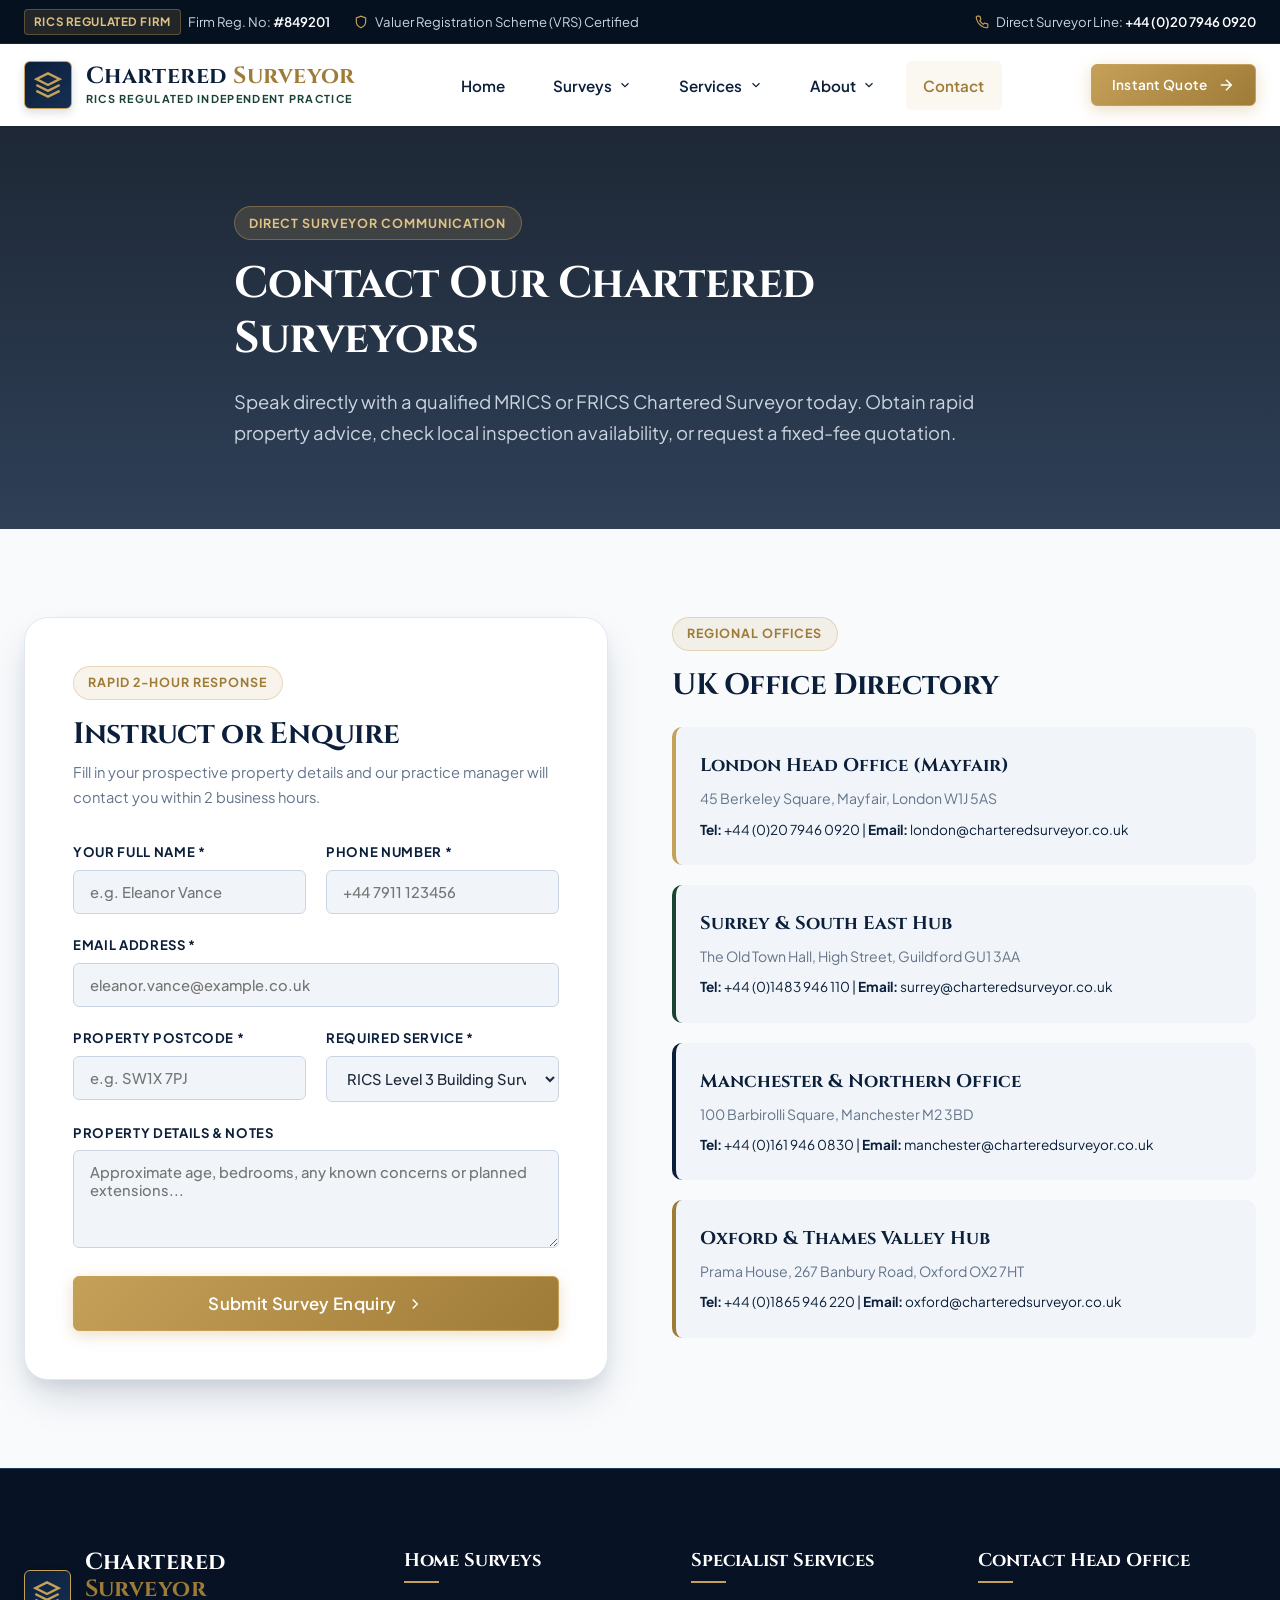
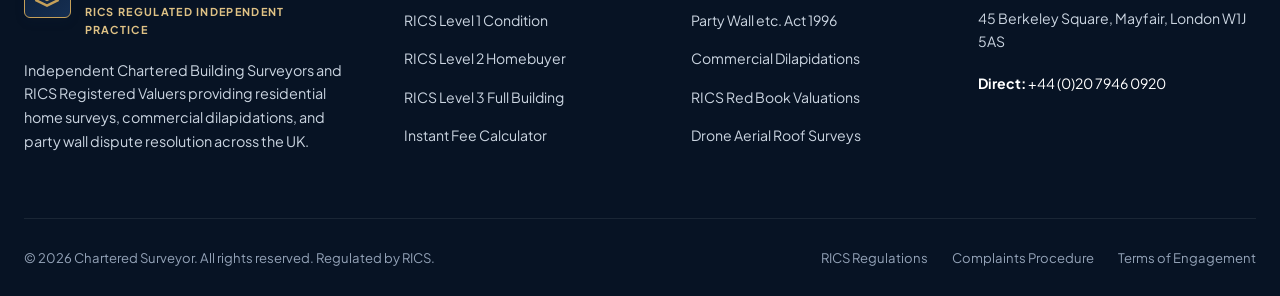
<file: contact.html>
<!DOCTYPE html>
<html lang="en">
<head>
  <meta charset="UTF-8">
  <meta name="viewport" content="width=device-width, initial-scale=1.0">
  <title>Contact & Office Directory — Chartered Surveyor</title>
  <meta name="description" content="Contact our accredited RICS Chartered Surveyors. Offices in London Mayfair, Surrey, Manchester, Oxford, and Bristol. Book a survey or callback today.">
  <link rel="stylesheet" href="css/main.css">
  <link rel="stylesheet" href="css/components.css">
  <link rel="stylesheet" href="css/responsive.css">
  <link rel="icon" href="data:image/svg+xml,<svg xmlns='http://www.w3.org/2000/svg' viewBox='0 0 24 24' fill='%23c5a059'><path d='M12 2L2 7l10 5 10-5-10-5zM2 17l10 5 10-5M2 12l10 5 10-5'/></svg>">
</head>
<body>

  <!-- Top Bar -->
  <aside class="top-bar">
    <div class="container">
      <div class="top-bar-content">
        <div class="top-bar-left">
          <div class="top-bar-item">
            <span class="top-bar-badge">RICS Regulated Firm</span>
            <span>Firm Reg. No: <strong>#849201</strong></span>
          </div>
          <div class="top-bar-item">
            <svg viewBox="0 0 24 24" fill="none" stroke="currentColor" stroke-width="2"><path d="M12 22s8-4 8-10V5l-8-3-8 3v7c0 6 8 10 8 10z"></path></svg>
            <span>Valuer Registration Scheme (VRS) Certified</span>
          </div>
        </div>
        <div class="top-bar-right">
          <div class="top-bar-item">
            <svg viewBox="0 0 24 24" fill="none" stroke="currentColor" stroke-width="2"><path d="M22 16.92v3a2 2 0 0 1-2.18 2 19.79 19.79 0 0 1-8.63-3.07 19.5 19.5 0 0 1-6-6 19.79 19.79 0 0 1-3.07-8.67A2 2 0 0 1 4.11 2h3a2 2 0 0 1 2 1.72 12.84 12.84 0 0 0 .7 2.81 2 2 0 0 1-.45 2.11L8.09 9.91a16 16 0 0 0 6 6l1.27-1.27a2 2 0 0 1 2.11-.45 12.84 12.84 0 0 0 2.81.7A2 2 0 0 1 22 16.92z"></path></svg>
            <span>Direct Surveyor Line: <a href="tel:+442079460920"><strong>+44 (0)20 7946 0920</strong></a></span>
          </div>
        </div>
      </div>
    </div>
  </aside>

  <!-- Main Navigation Header -->
  <header class="main-header">
    <div class="container header-container">
      <a href="index.html" class="brand-logo" aria-label="Chartered Surveyor Home">
        <div class="brand-crest">
          <svg viewBox="0 0 24 24" fill="none" stroke="currentColor" stroke-width="2">
            <path d="M12 2L2 7l10 5 10-5-10-5z"></path>
            <path d="M2 17l10 5 10-5"></path>
            <path d="M2 12l10 5 10-5"></path>
          </svg>
        </div>
        <div class="brand-text">
          <span class="brand-title">Chartered <span>Surveyor</span></span>
          <span class="brand-tagline">RICS Regulated Independent Practice</span>
        </div>
      </a>

      <nav class="nav-menu" aria-label="Main Navigation">
        <div class="nav-item">
          <a href="index.html" class="nav-link">Home</a>
        </div>
        <div class="nav-item">
          <a href="surveys.html" class="nav-link">
            <span>Surveys</span>
            <svg viewBox="0 0 24 24" fill="none" stroke="currentColor" stroke-width="2"><polyline points="6 9 12 15 18 9"></polyline></svg>
          </a>
          <div class="dropdown-menu">
            <a href="surveys.html#level1" class="dropdown-link">
              <span>Level 1 Condition</span>
              <span class="dropdown-badge">Conventional</span>
            </a>
            <a href="surveys.html#level2" class="dropdown-link">
              <span>Level 2 Homebuyer</span>
              <span class="dropdown-badge">Most Popular</span>
            </a>
            <a href="surveys.html#level3" class="dropdown-link">
              <span>Level 3 Building</span>
              <span class="dropdown-badge">Period & Historic</span>
            </a>
            <a href="surveys.html#comparison" class="dropdown-link">Comparison Matrix</a>
            <a href="sample-reports.html" class="dropdown-link">Sample Reports</a>
            <a href="fee-calculator.html" class="dropdown-link">Fee Calculator</a>
          </div>
        </div>
        <div class="nav-item">
          <a href="services.html" class="nav-link">
            <span>Services</span>
            <svg viewBox="0 0 24 24" fill="none" stroke="currentColor" stroke-width="2"><polyline points="6 9 12 15 18 9"></polyline></svg>
          </a>
          <div class="dropdown-menu">
            <a href="services.html#commercial" class="dropdown-link">Commercial Due Diligence</a>
            <a href="services.html#party-wall" class="dropdown-link">Party Wall Act 1996</a>
            <a href="services.html#dilapidations" class="dropdown-link">Commercial Dilapidations</a>
            <a href="services.html#drone" class="dropdown-link">Drone Roof Surveys</a>
            <a href="valuation.html" class="dropdown-link">RICS Red Book Valuations</a>
          </div>
        </div>
        <div class="nav-item">
          <a href="about.html" class="nav-link">
            <span>About</span>
            <svg viewBox="0 0 24 24" fill="none" stroke="currentColor" stroke-width="2"><polyline points="6 9 12 15 18 9"></polyline></svg>
          </a>
          <div class="dropdown-menu">
            <a href="about.html" class="dropdown-link">About Our Practice</a>
            <a href="case-studies.html" class="dropdown-link">Case Studies & Discoveries</a>
          </div>
        </div>
        <div class="nav-item">
          <a href="contact.html" class="nav-link active">Contact</a>
        </div>
      </nav>

      <div class="header-actions">
        <a href="fee-calculator.html" class="btn btn-primary btn-sm">
          <span>Instant Quote</span>
          <svg viewBox="0 0 24 24" fill="none" stroke="currentColor" stroke-width="2"><line x1="5" y1="12" x2="19" y2="12"></line><polyline points="12 5 19 12 12 19"></polyline></svg>
        </a>
        <button type="button" class="mobile-nav-toggle" aria-label="Toggle navigation menu">
          <svg viewBox="0 0 24 24" fill="none" stroke="currentColor" stroke-width="2"><line x1="3" y1="12" x2="21" y2="12"></line><line x1="3" y1="6" x2="21" y2="6"></line><line x1="3" y1="18" x2="21" y2="18"></line></svg>
        </button>
      </div>
    </div>
  </header>

  <!-- PAGE HERO -->
  <section class="section section-dark" style="background: linear-gradient(rgba(6, 17, 32, 0.9), rgba(11, 31, 58, 0.85)), url('https://images.unsplash.com/photo-1513694203232-719a280e022f?auto=format&fit=crop&w=1920&q=80') center/cover no-repeat; padding: 5rem 0;">
    <div class="container text-center" style="max-width: 860px; margin: 0 auto;">
      <span class="section-badge">Direct Surveyor Communication</span>
      <h1 style="color: #ffffff; margin-bottom: 1.25rem;">Contact Our <span>Chartered Surveyors</span></h1>
      <p style="color: var(--text-inverse-muted); font-size: 1.15rem; line-height: 1.7;">
        Speak directly with a qualified MRICS or FRICS Chartered Surveyor today. Obtain rapid property advice, check local inspection availability, or request a fixed-fee quotation.
      </p>
    </div>
  </section>

  <!-- CONTACT CONTENT & BOOKING FORM -->
  <section class="section">
    <div class="container">
      <div class="grid grid-cols-2" style="gap: 4rem;">

        <!-- Left Form -->
        <div style="background-color: #ffffff; border-radius: var(--radius-xl); padding: 3rem; box-shadow: var(--shadow-xl); border: 1px solid var(--border-light);">
          <span class="section-badge">Rapid 2-Hour Response</span>
          <h2 style="margin-bottom: 0.5rem; font-size: 1.85rem;">Instruct or <span>Enquire</span></h2>
          <p style="margin-bottom: 2rem; font-size: 0.92rem;">
            Fill in your prospective property details and our practice manager will contact you within 2 business hours.
          </p>

          <form id="contact-form" class="js-booking-form" style="display: flex; flex-direction: column; gap: 1.25rem;">
            <div class="grid grid-cols-2" style="gap: 1.25rem;">
              <div class="form-field">
                <label class="form-label" for="contact-name">Your Full Name *</label>
                <input type="text" id="contact-name" class="form-input" placeholder="e.g. Eleanor Vance" required>
              </div>
              <div class="form-field">
                <label class="form-label" for="contact-phone">Phone Number *</label>
                <input type="tel" id="contact-phone" class="form-input" placeholder="+44 7911 123456" required>
              </div>
            </div>

            <div class="form-field">
              <label class="form-label" for="contact-email">Email Address *</label>
              <input type="email" id="contact-email" class="form-input" placeholder="eleanor.vance@example.co.uk" required>
            </div>

            <div class="grid grid-cols-2" style="gap: 1.25rem;">
              <div class="form-field">
                <label class="form-label" for="contact-postcode">Property Postcode *</label>
                <input type="text" id="contact-postcode" class="form-input" placeholder="e.g. SW1X 7PJ" required>
              </div>
              <div class="form-field">
                <label class="form-label" for="contact-service">Required Service *</label>
                <select id="contact-service" class="form-select" required>
                  <option value="level3">RICS Level 3 Building Survey</option>
                  <option value="level2">RICS Level 2 Homebuyer Survey</option>
                  <option value="level1">RICS Level 1 Condition Report</option>
                  <option value="commercial">Commercial Due Diligence</option>
                  <option value="party-wall">Party Wall etc. Act 1996</option>
                  <option value="dilapidations">Commercial Dilapidations</option>
                  <option value="valuation">RICS Red Book Valuation</option>
                </select>
              </div>
            </div>

            <div class="form-field">
              <label class="form-label" for="contact-notes">Property Details & Notes</label>
              <textarea id="contact-notes" class="form-input" rows="4" placeholder="Approximate age, bedrooms, any known concerns or planned extensions..."></textarea>
            </div>

            <button type="submit" class="btn btn-primary btn-lg" style="width: 100%; margin-top: 0.5rem;">
              <span>Submit Survey Enquiry</span>
              <svg viewBox="0 0 24 24" fill="none" stroke="currentColor" stroke-width="2"><polyline points="9 18 15 12 9 6"></polyline></svg>
            </button>
          </form>
        </div>

        <!-- Right Office Directory & Helpline -->
        <div>
          <span class="section-badge">Regional Offices</span>
          <h2 style="margin-bottom: 1.5rem; font-size: 1.85rem;">UK Office <span>Directory</span></h2>

          <!-- London Mayfair -->
          <div style="background-color: var(--color-bg-subtle); border-radius: var(--radius-md); padding: 1.5rem; margin-bottom: 1.25rem; border-left: 4px solid var(--color-secondary);">
            <div style="font-family: var(--font-serif); font-size: 1.15rem; font-weight: 700; color: var(--color-primary); margin-bottom: 0.35rem;">
              London Head Office (Mayfair)
            </div>
            <p style="font-size: 0.88rem; margin-bottom: 0.5rem;">45 Berkeley Square, Mayfair, London W1J 5AS</p>
            <div style="font-size: 0.85rem; color: var(--color-primary);">
              <strong>Tel:</strong> <a href="tel:+442079460920">+44 (0)20 7946 0920</a> | <strong>Email:</strong> london@charteredsurveyor.co.uk
            </div>
          </div>

          <!-- Surrey & South East -->
          <div style="background-color: var(--color-bg-subtle); border-radius: var(--radius-md); padding: 1.5rem; margin-bottom: 1.25rem; border-left: 4px solid var(--color-accent-green);">
            <div style="font-family: var(--font-serif); font-size: 1.15rem; font-weight: 700; color: var(--color-primary); margin-bottom: 0.35rem;">
              Surrey & South East Hub
            </div>
            <p style="font-size: 0.88rem; margin-bottom: 0.5rem;">The Old Town Hall, High Street, Guildford GU1 3AA</p>
            <div style="font-size: 0.85rem; color: var(--color-primary);">
              <strong>Tel:</strong> <a href="tel:+441483946110">+44 (0)1483 946 110</a> | <strong>Email:</strong> surrey@charteredsurveyor.co.uk
            </div>
          </div>

          <!-- Manchester & North -->
          <div style="background-color: var(--color-bg-subtle); border-radius: var(--radius-md); padding: 1.5rem; margin-bottom: 1.25rem; border-left: 4px solid var(--color-primary);">
            <div style="font-family: var(--font-serif); font-size: 1.15rem; font-weight: 700; color: var(--color-primary); margin-bottom: 0.35rem;">
              Manchester & Northern Office
            </div>
            <p style="font-size: 0.88rem; margin-bottom: 0.5rem;">100 Barbirolli Square, Manchester M2 3BD</p>
            <div style="font-size: 0.85rem; color: var(--color-primary);">
              <strong>Tel:</strong> <a href="tel:+441619460830">+44 (0)161 946 0830</a> | <strong>Email:</strong> manchester@charteredsurveyor.co.uk
            </div>
          </div>

          <!-- Oxford & Cotswolds -->
          <div style="background-color: var(--color-bg-subtle); border-radius: var(--radius-md); padding: 1.5rem; border-left: 4px solid var(--color-secondary-dark);">
            <div style="font-family: var(--font-serif); font-size: 1.15rem; font-weight: 700; color: var(--color-primary); margin-bottom: 0.35rem;">
              Oxford & Thames Valley Hub
            </div>
            <p style="font-size: 0.88rem; margin-bottom: 0.5rem;">Prama House, 267 Banbury Road, Oxford OX2 7HT</p>
            <div style="font-size: 0.85rem; color: var(--color-primary);">
              <strong>Tel:</strong> <a href="tel:+441865946220">+44 (0)1865 946 220</a> | <strong>Email:</strong> oxford@charteredsurveyor.co.uk
            </div>
          </div>

        </div>

      </div>
    </div>
  </section>

  <!-- MASTER FOOTER -->
  <footer class="main-footer">
    <div class="container">
      <div class="footer-top">
        <div>
          <a href="index.html" class="brand-logo" style="margin-bottom: 1rem;">
            <div class="brand-crest">
              <svg viewBox="0 0 24 24" fill="none" stroke="currentColor" stroke-width="2"><path d="M12 2L2 7l10 5 10-5-10-5z"></path><path d="M2 17l10 5 10-5"></path><path d="M2 12l10 5 10-5"></path></svg>
            </div>
            <div class="brand-text">
              <span class="brand-title" style="color: #ffffff;">Chartered <span>Surveyor</span></span>
              <span class="brand-tagline" style="color: var(--color-secondary-light);">RICS Regulated Independent Practice</span>
            </div>
          </a>
          <p class="footer-brand-desc">
            Independent Chartered Building Surveyors and RICS Registered Valuers providing residential home surveys, commercial dilapidations, and party wall dispute resolution across the UK.
          </p>
        </div>
        <div>
          <h4 class="footer-heading">Home Surveys</h4>
          <ul class="footer-links">
            <li><a href="surveys.html#level1" class="footer-link">RICS Level 1 Condition</a></li>
            <li><a href="surveys.html#level2" class="footer-link">RICS Level 2 Homebuyer</a></li>
            <li><a href="surveys.html#level3" class="footer-link">RICS Level 3 Full Building</a></li>
            <li><a href="fee-calculator.html" class="footer-link">Instant Fee Calculator</a></li>
          </ul>
        </div>
        <div>
          <h4 class="footer-heading">Specialist Services</h4>
          <ul class="footer-links">
            <li><a href="services.html#party-wall" class="footer-link">Party Wall etc. Act 1996</a></li>
            <li><a href="services.html#dilapidations" class="footer-link">Commercial Dilapidations</a></li>
            <li><a href="valuation.html#red-book" class="footer-link">RICS Red Book Valuations</a></li>
            <li><a href="services.html#drone" class="footer-link">Drone Aerial Roof Surveys</a></li>
          </ul>
        </div>
        <div>
          <h4 class="footer-heading">Contact Head Office</h4>
          <p style="font-size: 0.88rem; color: var(--text-inverse-muted);">45 Berkeley Square, Mayfair, London W1J 5AS</p>
          <p style="font-size: 0.88rem; color: #ffffff;"><strong>Direct:</strong> <a href="tel:+442079460920" style="color: #ffffff;">+44 (0)20 7946 0920</a></p>
        </div>
      </div>
      <div class="footer-bottom">
        <div>&copy; 2026 Chartered Surveyor. All rights reserved. Regulated by RICS.</div>
        <div style="display: flex; gap: 1.5rem;">
          <a href="about.html">RICS Regulations</a>
          <a href="contact.html">Complaints Procedure</a>
          <a href="contact.html">Terms of Engagement</a>
        </div>
      </div>
    </div>
  </footer>

  <script src="js/main.js"></script>
</body>
</html>
</file>
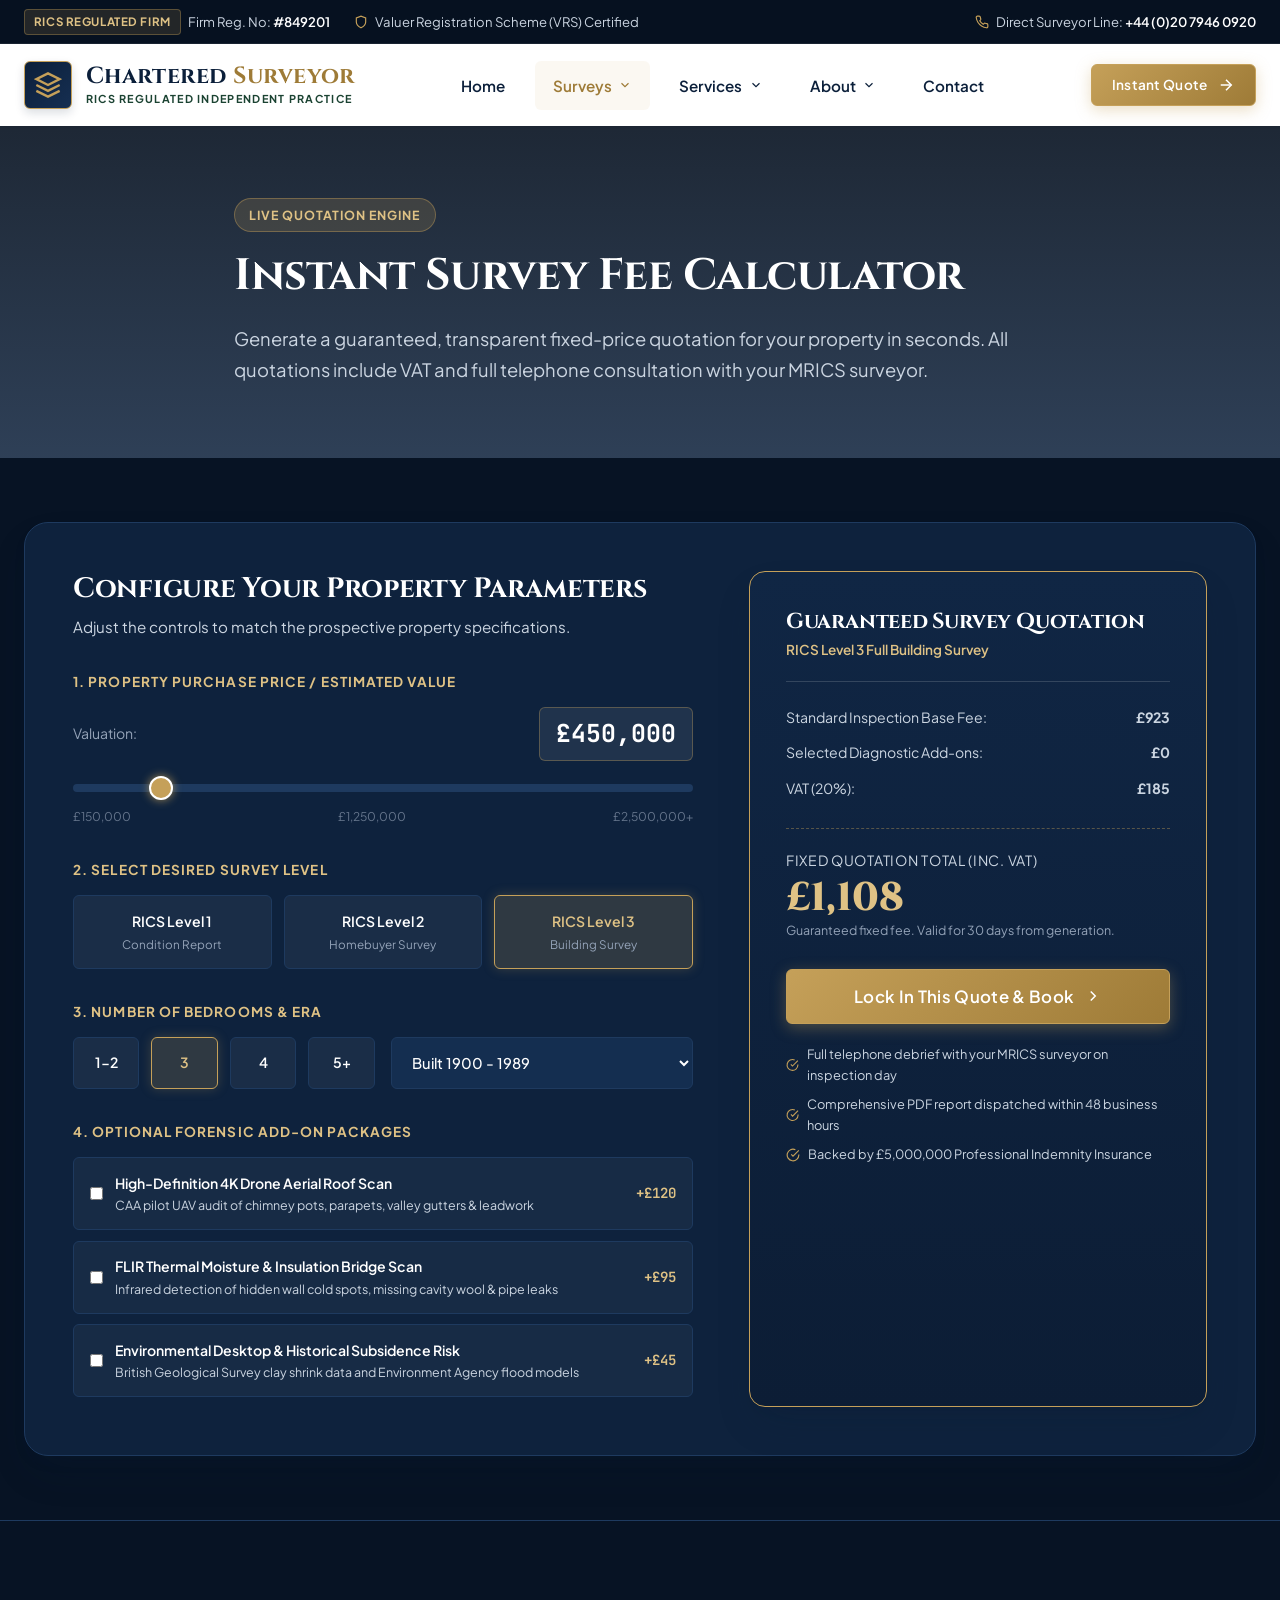
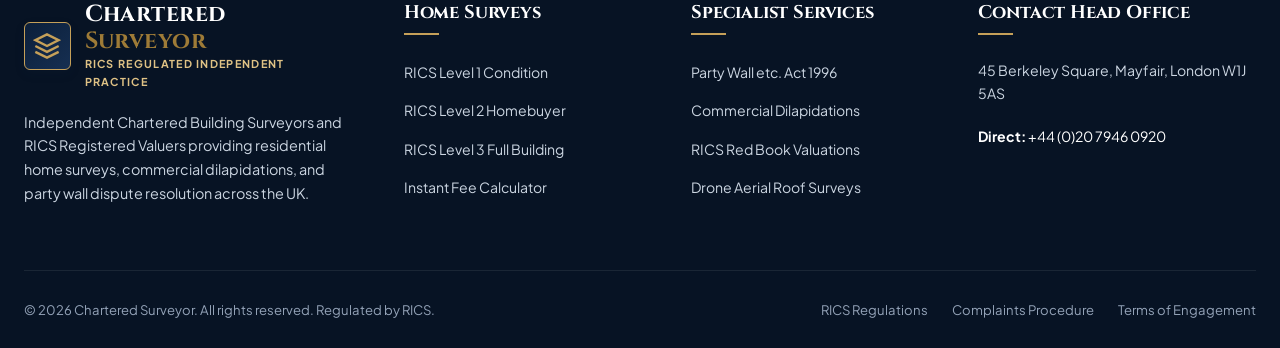
<file: fee-calculator.html>
<!DOCTYPE html>
<html lang="en">
<head>
  <meta charset="UTF-8">
  <meta name="viewport" content="width=device-width, initial-scale=1.0">
  <title>Instant Survey Fee Calculator & Booking Engine — Chartered Surveyor</title>
  <meta name="description" content="Calculate a guaranteed fixed fee for RICS Level 1, 2, and 3 Home Surveys. Real-time pricing with VAT breakdown, add-on packages, and direct booking.">
  <link rel="stylesheet" href="css/main.css">
  <link rel="stylesheet" href="css/components.css">
  <link rel="stylesheet" href="css/responsive.css">
  <link rel="icon" href="data:image/svg+xml,<svg xmlns='http://www.w3.org/2000/svg' viewBox='0 0 24 24' fill='%23c5a059'><path d='M12 2L2 7l10 5 10-5-10-5zM2 17l10 5 10-5M2 12l10 5 10-5'/></svg>">
</head>
<body>

  <!-- Top Bar -->
  <aside class="top-bar">
    <div class="container">
      <div class="top-bar-content">
        <div class="top-bar-left">
          <div class="top-bar-item">
            <span class="top-bar-badge">RICS Regulated Firm</span>
            <span>Firm Reg. No: <strong>#849201</strong></span>
          </div>
          <div class="top-bar-item">
            <svg viewBox="0 0 24 24" fill="none" stroke="currentColor" stroke-width="2"><path d="M12 22s8-4 8-10V5l-8-3-8 3v7c0 6 8 10 8 10z"></path></svg>
            <span>Valuer Registration Scheme (VRS) Certified</span>
          </div>
        </div>
        <div class="top-bar-right">
          <div class="top-bar-item">
            <svg viewBox="0 0 24 24" fill="none" stroke="currentColor" stroke-width="2"><path d="M22 16.92v3a2 2 0 0 1-2.18 2 19.79 19.79 0 0 1-8.63-3.07 19.5 19.5 0 0 1-6-6 19.79 19.79 0 0 1-3.07-8.67A2 2 0 0 1 4.11 2h3a2 2 0 0 1 2 1.72 12.84 12.84 0 0 0 .7 2.81 2 2 0 0 1-.45 2.11L8.09 9.91a16 16 0 0 0 6 6l1.27-1.27a2 2 0 0 1 2.11-.45 12.84 12.84 0 0 0 2.81.7A2 2 0 0 1 22 16.92z"></path></svg>
            <span>Direct Surveyor Line: <a href="tel:+442079460920"><strong>+44 (0)20 7946 0920</strong></a></span>
          </div>
        </div>
      </div>
    </div>
  </aside>

  <!-- Main Navigation Header -->
  <header class="main-header">
    <div class="container header-container">
      <a href="index.html" class="brand-logo" aria-label="Chartered Surveyor Home">
        <div class="brand-crest">
          <svg viewBox="0 0 24 24" fill="none" stroke="currentColor" stroke-width="2">
            <path d="M12 2L2 7l10 5 10-5-10-5z"></path>
            <path d="M2 17l10 5 10-5"></path>
            <path d="M2 12l10 5 10-5"></path>
          </svg>
        </div>
        <div class="brand-text">
          <span class="brand-title">Chartered <span>Surveyor</span></span>
          <span class="brand-tagline">RICS Regulated Independent Practice</span>
        </div>
      </a>

      <nav class="nav-menu" aria-label="Main Navigation">
        <div class="nav-item">
          <a href="index.html" class="nav-link">Home</a>
        </div>
        <div class="nav-item">
          <a href="surveys.html" class="nav-link active">
            <span>Surveys</span>
            <svg viewBox="0 0 24 24" fill="none" stroke="currentColor" stroke-width="2"><polyline points="6 9 12 15 18 9"></polyline></svg>
          </a>
          <div class="dropdown-menu">
            <a href="surveys.html#level1" class="dropdown-link">
              <span>Level 1 Condition</span>
              <span class="dropdown-badge">Conventional</span>
            </a>
            <a href="surveys.html#level2" class="dropdown-link">
              <span>Level 2 Homebuyer</span>
              <span class="dropdown-badge">Most Popular</span>
            </a>
            <a href="surveys.html#level3" class="dropdown-link">
              <span>Level 3 Building</span>
              <span class="dropdown-badge">Period & Historic</span>
            </a>
            <a href="surveys.html#comparison" class="dropdown-link">Comparison Matrix</a>
            <a href="sample-reports.html" class="dropdown-link">Sample Reports</a>
            <a href="fee-calculator.html" class="dropdown-link">Fee Calculator</a>
          </div>
        </div>
        <div class="nav-item">
          <a href="services.html" class="nav-link">
            <span>Services</span>
            <svg viewBox="0 0 24 24" fill="none" stroke="currentColor" stroke-width="2"><polyline points="6 9 12 15 18 9"></polyline></svg>
          </a>
          <div class="dropdown-menu">
            <a href="services.html#commercial" class="dropdown-link">Commercial Due Diligence</a>
            <a href="services.html#party-wall" class="dropdown-link">Party Wall Act 1996</a>
            <a href="services.html#dilapidations" class="dropdown-link">Commercial Dilapidations</a>
            <a href="services.html#drone" class="dropdown-link">Drone Roof Surveys</a>
            <a href="valuation.html" class="dropdown-link">RICS Red Book Valuations</a>
          </div>
        </div>
        <div class="nav-item">
          <a href="about.html" class="nav-link">
            <span>About</span>
            <svg viewBox="0 0 24 24" fill="none" stroke="currentColor" stroke-width="2"><polyline points="6 9 12 15 18 9"></polyline></svg>
          </a>
          <div class="dropdown-menu">
            <a href="about.html" class="dropdown-link">About Our Practice</a>
            <a href="case-studies.html" class="dropdown-link">Case Studies & Discoveries</a>
          </div>
        </div>
        <div class="nav-item">
          <a href="contact.html" class="nav-link">Contact</a>
        </div>
      </nav>

      <div class="header-actions">
        <a href="fee-calculator.html" class="btn btn-primary btn-sm">
          <span>Instant Quote</span>
          <svg viewBox="0 0 24 24" fill="none" stroke="currentColor" stroke-width="2"><line x1="5" y1="12" x2="19" y2="12"></line><polyline points="12 5 19 12 12 19"></polyline></svg>
        </a>
        <button type="button" class="mobile-nav-toggle" aria-label="Toggle navigation menu">
          <svg viewBox="0 0 24 24" fill="none" stroke="currentColor" stroke-width="2"><line x1="3" y1="12" x2="21" y2="12"></line><line x1="3" y1="6" x2="21" y2="6"></line><line x1="3" y1="18" x2="21" y2="18"></line></svg>
        </button>
      </div>
    </div>
  </header>

  <!-- PAGE HERO -->
  <section class="section section-dark" style="background: linear-gradient(rgba(6, 17, 32, 0.9), rgba(11, 31, 58, 0.85)), url('https://images.unsplash.com/photo-1600585154340-be6161a56a0c?auto=format&fit=crop&w=1920&q=80') center/cover no-repeat; padding: 4.5rem 0;">
    <div class="container text-center" style="max-width: 860px; margin: 0 auto;">
      <span class="section-badge">Live Quotation Engine</span>
      <h1 style="color: #ffffff; margin-bottom: 1.25rem;">Instant <span>Survey Fee</span> Calculator</h1>
      <p style="color: var(--text-inverse-muted); font-size: 1.15rem; line-height: 1.7;">
        Generate a guaranteed, transparent fixed-price quotation for your property in seconds. All quotations include VAT and full telephone consultation with your MRICS surveyor.
      </p>
    </div>
  </section>

  <!-- CALCULATOR SECTION -->
  <section class="section" style="background-color: var(--color-bg-dark); color: #ffffff; padding: 4rem 0;">
    <div class="container">
      <div class="calculator-card" style="margin-top: 0;">
        <div class="calc-grid">

          <!-- Left Configuration Form -->
          <div class="calc-controls">
            <h3 class="calc-title">Configure Your Property Parameters</h3>
            <p class="calc-subtitle">Adjust the controls to match the prospective property specifications.</p>

            <!-- Step 1: Purchase Price -->
            <div class="calc-step">
              <span class="calc-step-label">1. Property Purchase Price / Estimated Value</span>
              <div class="slider-value-display">
                <span style="font-size: 0.88rem; color: #94a3b8;">Valuation:</span>
                <span class="val-badge" id="calc-val-display">£450,000</span>
              </div>
              <input type="range" id="calc-val-slider" class="calc-range-slider" min="150000" max="2500000" step="25000" value="450000">
              <div class="flex justify-between" style="font-size: 0.75rem; color: #64748b; margin-top: 0.5rem;">
                <span>£150,000</span>
                <span>£1,250,000</span>
                <span>£2,500,000+</span>
              </div>
            </div>

            <!-- Step 2: Survey Level Selection -->
            <div class="calc-step">
              <span class="calc-step-label">2. Select Desired Survey Level</span>
              <div class="radio-pill-group">
                <div class="radio-pill">
                  <input type="radio" name="calc_survey_type" id="calc-type-1" value="level1">
                  <label for="calc-type-1">
                    <span>RICS Level 1</span>
                    <small style="color: #94a3b8; font-weight: normal; margin-top: 2px;">Condition Report</small>
                  </label>
                </div>
                <div class="radio-pill">
                  <input type="radio" name="calc_survey_type" id="calc-type-2" value="level2">
                  <label for="calc-type-2">
                    <span>RICS Level 2</span>
                    <small style="color: #94a3b8; font-weight: normal; margin-top: 2px;">Homebuyer Survey</small>
                  </label>
                </div>
                <div class="radio-pill">
                  <input type="radio" name="calc_survey_type" id="calc-type-3" value="level3" checked>
                  <label for="calc-type-3">
                    <span>RICS Level 3</span>
                    <small style="color: #94a3b8; font-weight: normal; margin-top: 2px;">Building Survey</small>
                  </label>
                </div>
              </div>
            </div>

            <!-- Step 3: Bedrooms & Age -->
            <div class="calc-step">
              <span class="calc-step-label">3. Number of Bedrooms & Era</span>
              <div class="grid grid-cols-2" style="gap: 1rem;">
                <div class="radio-pill-group" style="grid-template-columns: repeat(4, 1fr);">
                  <div class="radio-pill">
                    <input type="radio" name="calc_beds" id="bed-1" value="1">
                    <label for="bed-1">1-2</label>
                  </div>
                  <div class="radio-pill">
                    <input type="radio" name="calc_beds" id="bed-3" value="3" checked>
                    <label for="bed-3">3</label>
                  </div>
                  <div class="radio-pill">
                    <input type="radio" name="calc_beds" id="bed-4" value="4">
                    <label for="bed-4">4</label>
                  </div>
                  <div class="radio-pill">
                    <input type="radio" name="calc_beds" id="bed-5" value="5">
                    <label for="bed-5">5+</label>
                  </div>
                </div>

                <select id="calc-era-select" class="form-select" style="background-color: #142e50; border-color: var(--border-dark); color: #ffffff;">
                  <option value="modern">Built Post-1990</option>
                  <option value="1900-1960" selected>Built 1900 - 1989</option>
                  <option value="pre-1900">Pre-1900 Victorian/Period</option>
                </select>
              </div>
            </div>

            <!-- Step 4: Add-on Inspections -->
            <div class="calc-step" style="margin-bottom: 0;">
              <span class="calc-step-label">4. Optional Forensic Add-On Packages</span>
              
              <label class="addon-item">
                <div class="addon-left">
                  <input type="checkbox" id="addon-drone" data-price="120">
                  <div>
                    <div class="addon-name">High-Definition 4K Drone Aerial Roof Scan</div>
                    <div class="addon-desc">CAA pilot UAV audit of chimney pots, parapets, valley gutters & leadwork</div>
                  </div>
                </div>
                <div class="addon-price">+£120</div>
              </label>

              <label class="addon-item">
                <div class="addon-left">
                  <input type="checkbox" id="addon-thermal" data-price="95">
                  <div>
                    <div class="addon-name">FLIR Thermal Moisture & Insulation Bridge Scan</div>
                    <div class="addon-desc">Infrared detection of hidden wall cold spots, missing cavity wool & pipe leaks</div>
                  </div>
                </div>
                <div class="addon-price">+£95</div>
              </label>

              <label class="addon-item">
                <div class="addon-left">
                  <input type="checkbox" id="addon-flood" data-price="45">
                  <div>
                    <div class="addon-name">Environmental Desktop & Historical Subsidence Risk</div>
                    <div class="addon-desc">British Geological Survey clay shrink data and Environment Agency flood models</div>
                  </div>
                </div>
                <div class="addon-price">+£45</div>
              </label>
            </div>

          </div>

          <!-- Right Receipt Summary Box -->
          <div class="calc-summary-box">
            <div class="summary-header">
              <h4 class="summary-title">Guaranteed Survey Quotation</h4>
              <div class="summary-survey-type" id="summary-type-label">RICS Level 3 Full Building Survey</div>
            </div>

            <div class="summary-line">
              <span>Standard Inspection Base Fee:</span>
              <strong id="summary-base-fee">£875</strong>
            </div>

            <div class="summary-line">
              <span>Selected Diagnostic Add-ons:</span>
              <strong id="summary-addons-fee">£0</strong>
            </div>

            <div class="summary-line">
              <span>VAT (20%):</span>
              <strong id="summary-vat-fee">£175</strong>
            </div>

            <div class="summary-total-wrap">
              <div class="summary-total-label">Fixed Quotation Total (Inc. VAT)</div>
              <div class="summary-total-price" id="summary-total-fee">£1,050</div>
              <div class="summary-vat-text">Guaranteed fixed fee. Valid for 30 days from generation.</div>
            </div>

            <button type="button" class="btn btn-primary btn-lg" id="btn-lock-quote" style="width: 100%;">
              <span>Lock In This Quote & Book</span>
              <svg viewBox="0 0 24 24" fill="none" stroke="currentColor" stroke-width="2"><polyline points="9 18 15 12 9 6"></polyline></svg>
            </button>

            <div class="summary-perks">
              <div class="summary-perk-item">
                <svg viewBox="0 0 24 24" fill="none" stroke="currentColor" stroke-width="2"><path d="M22 11.08V12a10 10 0 1 1-5.93-9.14"></path><polyline points="22 4 12 14.01 9 11.01"></polyline></svg>
                <span>Full telephone debrief with your MRICS surveyor on inspection day</span>
              </div>
              <div class="summary-perk-item">
                <svg viewBox="0 0 24 24" fill="none" stroke="currentColor" stroke-width="2"><path d="M22 11.08V12a10 10 0 1 1-5.93-9.14"></path><polyline points="22 4 12 14.01 9 11.01"></polyline></svg>
                <span>Comprehensive PDF report dispatched within 48 business hours</span>
              </div>
              <div class="summary-perk-item">
                <svg viewBox="0 0 24 24" fill="none" stroke="currentColor" stroke-width="2"><path d="M22 11.08V12a10 10 0 1 1-5.93-9.14"></path><polyline points="22 4 12 14.01 9 11.01"></polyline></svg>
                <span>Backed by £5,000,000 Professional Indemnity Insurance</span>
              </div>
            </div>
          </div>

        </div>
      </div>
    </div>
  </section>

  <!-- MASTER FOOTER -->
  <footer class="main-footer">
    <div class="container">
      <div class="footer-top">
        <div>
          <a href="index.html" class="brand-logo" style="margin-bottom: 1rem;">
            <div class="brand-crest">
              <svg viewBox="0 0 24 24" fill="none" stroke="currentColor" stroke-width="2"><path d="M12 2L2 7l10 5 10-5-10-5z"></path><path d="M2 17l10 5 10-5"></path><path d="M2 12l10 5 10-5"></path></svg>
            </div>
            <div class="brand-text">
              <span class="brand-title" style="color: #ffffff;">Chartered <span>Surveyor</span></span>
              <span class="brand-tagline" style="color: var(--color-secondary-light);">RICS Regulated Independent Practice</span>
            </div>
          </a>
          <p class="footer-brand-desc">
            Independent Chartered Building Surveyors and RICS Registered Valuers providing residential home surveys, commercial dilapidations, and party wall dispute resolution across the UK.
          </p>
        </div>
        <div>
          <h4 class="footer-heading">Home Surveys</h4>
          <ul class="footer-links">
            <li><a href="surveys.html#level1" class="footer-link">RICS Level 1 Condition</a></li>
            <li><a href="surveys.html#level2" class="footer-link">RICS Level 2 Homebuyer</a></li>
            <li><a href="surveys.html#level3" class="footer-link">RICS Level 3 Full Building</a></li>
            <li><a href="fee-calculator.html" class="footer-link">Instant Fee Calculator</a></li>
          </ul>
        </div>
        <div>
          <h4 class="footer-heading">Specialist Services</h4>
          <ul class="footer-links">
            <li><a href="services.html#party-wall" class="footer-link">Party Wall etc. Act 1996</a></li>
            <li><a href="services.html#dilapidations" class="footer-link">Commercial Dilapidations</a></li>
            <li><a href="valuation.html#red-book" class="footer-link">RICS Red Book Valuations</a></li>
            <li><a href="services.html#drone" class="footer-link">Drone Aerial Roof Surveys</a></li>
          </ul>
        </div>
        <div>
          <h4 class="footer-heading">Contact Head Office</h4>
          <p style="font-size: 0.88rem; color: var(--text-inverse-muted);">45 Berkeley Square, Mayfair, London W1J 5AS</p>
          <p style="font-size: 0.88rem; color: #ffffff;"><strong>Direct:</strong> <a href="tel:+442079460920" style="color: #ffffff;">+44 (0)20 7946 0920</a></p>
        </div>
      </div>
      <div class="footer-bottom">
        <div>&copy; 2026 Chartered Surveyor. All rights reserved. Regulated by RICS.</div>
        <div style="display: flex; gap: 1.5rem;">
          <a href="about.html">RICS Regulations</a>
          <a href="contact.html">Complaints Procedure</a>
          <a href="contact.html">Terms of Engagement</a>
        </div>
      </div>
    </div>
  </footer>

  <script src="js/survey-calculator.js"></script>
  <script src="js/main.js"></script>
</body>
</html>
</file>
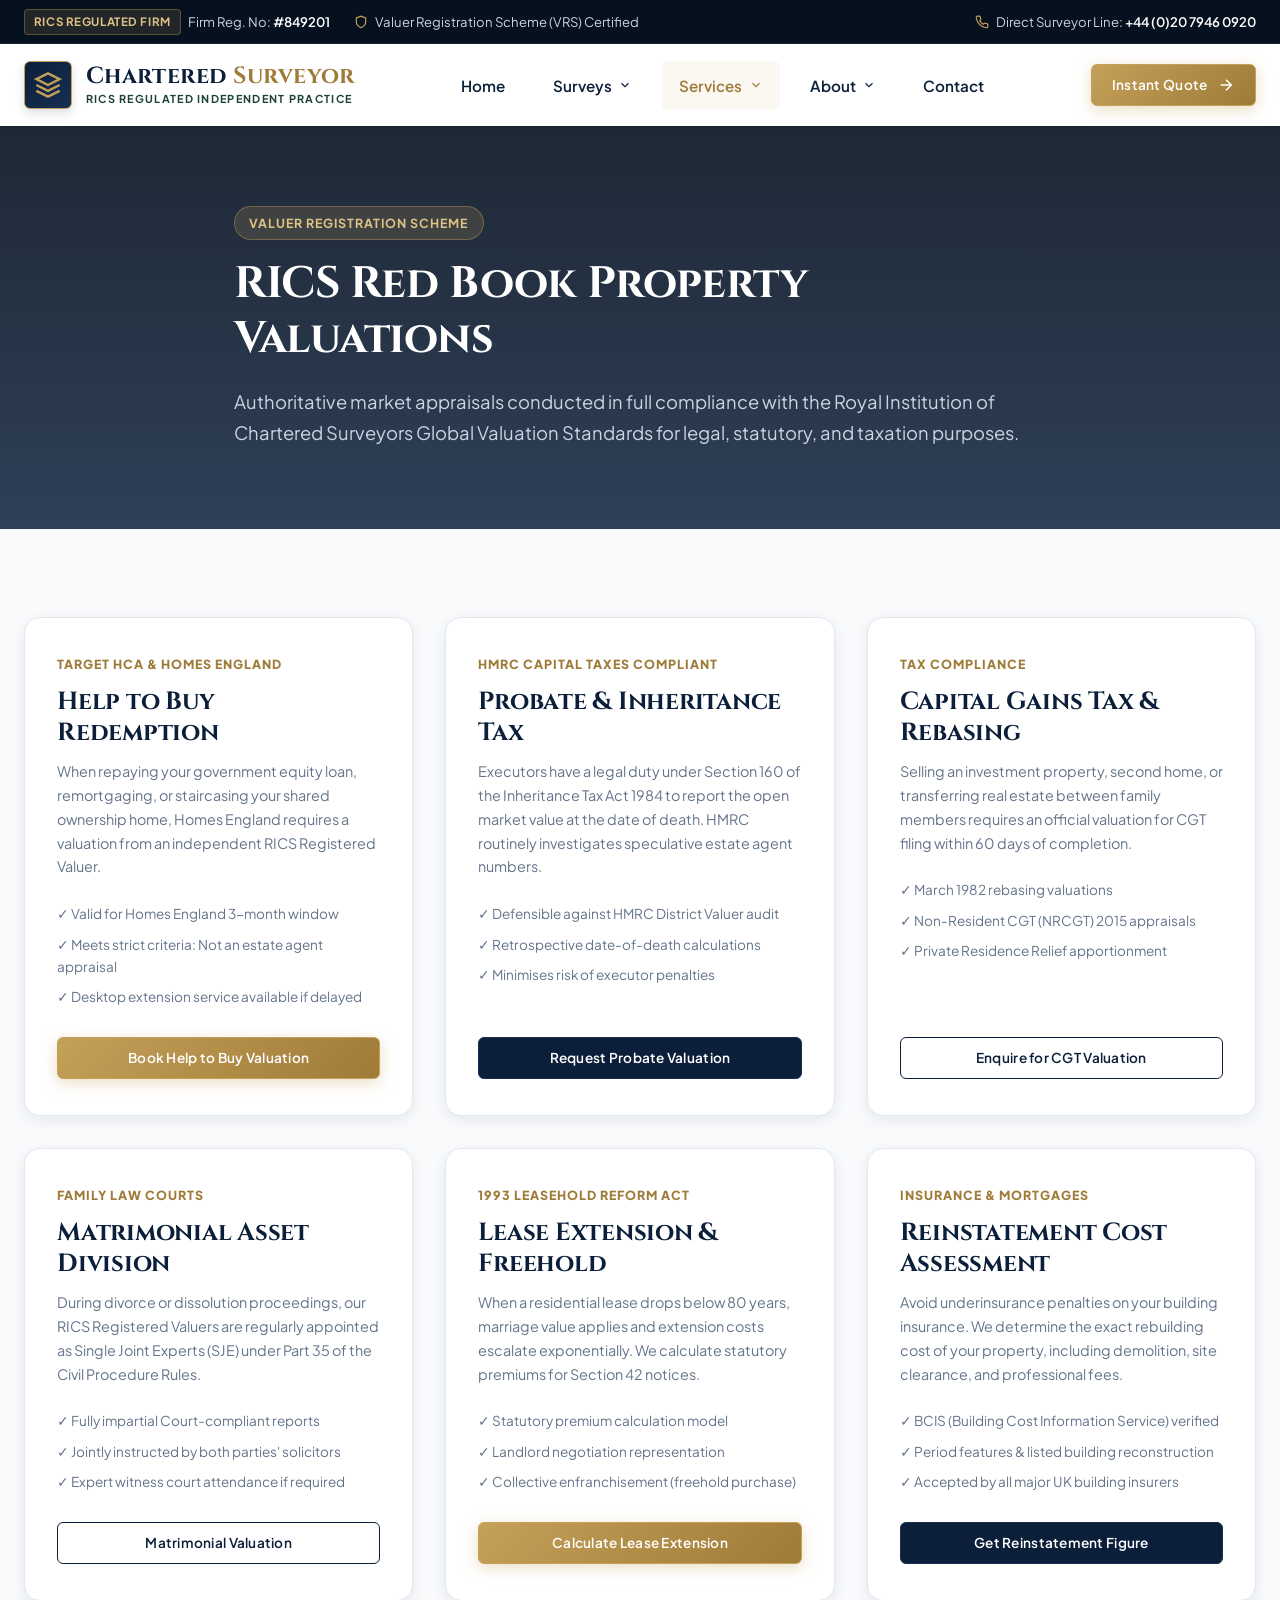
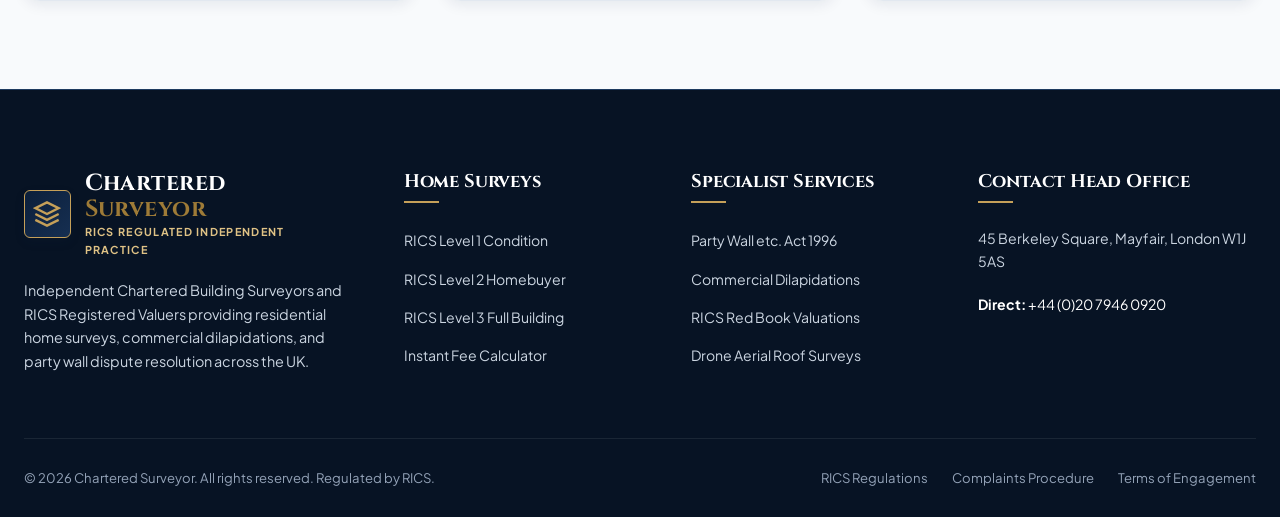
<file: valuation.html>
<!DOCTYPE html>
<html lang="en">
<head>
  <meta charset="UTF-8">
  <meta name="viewport" content="width=device-width, initial-scale=1.0">
  <title>RICS Red Book Valuations | Probate, Help to Buy & Matrimonial — Chartered Surveyor</title>
  <meta name="description" content="RICS Registered Valuers providing Red Book compliant valuations for Help to Buy repayment, probate, capital gains tax, matrimonial disputes, and lease extensions.">
  <link rel="stylesheet" href="css/main.css">
  <link rel="stylesheet" href="css/components.css">
  <link rel="stylesheet" href="css/responsive.css">
  <link rel="icon" href="data:image/svg+xml,<svg xmlns='http://www.w3.org/2000/svg' viewBox='0 0 24 24' fill='%23c5a059'><path d='M12 2L2 7l10 5 10-5-10-5zM2 17l10 5 10-5M2 12l10 5 10-5'/></svg>">
</head>
<body>

  <!-- Top Bar -->
  <aside class="top-bar">
    <div class="container">
      <div class="top-bar-content">
        <div class="top-bar-left">
          <div class="top-bar-item">
            <span class="top-bar-badge">RICS Regulated Firm</span>
            <span>Firm Reg. No: <strong>#849201</strong></span>
          </div>
          <div class="top-bar-item">
            <svg viewBox="0 0 24 24" fill="none" stroke="currentColor" stroke-width="2"><path d="M12 22s8-4 8-10V5l-8-3-8 3v7c0 6 8 10 8 10z"></path></svg>
            <span>Valuer Registration Scheme (VRS) Certified</span>
          </div>
        </div>
        <div class="top-bar-right">
          <div class="top-bar-item">
            <svg viewBox="0 0 24 24" fill="none" stroke="currentColor" stroke-width="2"><path d="M22 16.92v3a2 2 0 0 1-2.18 2 19.79 19.79 0 0 1-8.63-3.07 19.5 19.5 0 0 1-6-6 19.79 19.79 0 0 1-3.07-8.67A2 2 0 0 1 4.11 2h3a2 2 0 0 1 2 1.72 12.84 12.84 0 0 0 .7 2.81 2 2 0 0 1-.45 2.11L8.09 9.91a16 16 0 0 0 6 6l1.27-1.27a2 2 0 0 1 2.11-.45 12.84 12.84 0 0 0 2.81.7A2 2 0 0 1 22 16.92z"></path></svg>
            <span>Direct Surveyor Line: <a href="tel:+442079460920"><strong>+44 (0)20 7946 0920</strong></a></span>
          </div>
        </div>
      </div>
    </div>
  </aside>

  <!-- Main Navigation Header -->
  <header class="main-header">
    <div class="container header-container">
      <a href="index.html" class="brand-logo" aria-label="Chartered Surveyor Home">
        <div class="brand-crest">
          <svg viewBox="0 0 24 24" fill="none" stroke="currentColor" stroke-width="2">
            <path d="M12 2L2 7l10 5 10-5-10-5z"></path>
            <path d="M2 17l10 5 10-5"></path>
            <path d="M2 12l10 5 10-5"></path>
          </svg>
        </div>
        <div class="brand-text">
          <span class="brand-title">Chartered <span>Surveyor</span></span>
          <span class="brand-tagline">RICS Regulated Independent Practice</span>
        </div>
      </a>

      <nav class="nav-menu" aria-label="Main Navigation">
        <div class="nav-item">
          <a href="index.html" class="nav-link">Home</a>
        </div>
        <div class="nav-item">
          <a href="surveys.html" class="nav-link">
            <span>Surveys</span>
            <svg viewBox="0 0 24 24" fill="none" stroke="currentColor" stroke-width="2"><polyline points="6 9 12 15 18 9"></polyline></svg>
          </a>
          <div class="dropdown-menu">
            <a href="surveys.html#level1" class="dropdown-link">
              <span>Level 1 Condition</span>
              <span class="dropdown-badge">Conventional</span>
            </a>
            <a href="surveys.html#level2" class="dropdown-link">
              <span>Level 2 Homebuyer</span>
              <span class="dropdown-badge">Most Popular</span>
            </a>
            <a href="surveys.html#level3" class="dropdown-link">
              <span>Level 3 Building</span>
              <span class="dropdown-badge">Period & Historic</span>
            </a>
            <a href="surveys.html#comparison" class="dropdown-link">Comparison Matrix</a>
            <a href="sample-reports.html" class="dropdown-link">Sample Reports</a>
            <a href="fee-calculator.html" class="dropdown-link">Fee Calculator</a>
          </div>
        </div>
        <div class="nav-item">
          <a href="services.html" class="nav-link active">
            <span>Services</span>
            <svg viewBox="0 0 24 24" fill="none" stroke="currentColor" stroke-width="2"><polyline points="6 9 12 15 18 9"></polyline></svg>
          </a>
          <div class="dropdown-menu">
            <a href="services.html#commercial" class="dropdown-link">Commercial Due Diligence</a>
            <a href="services.html#party-wall" class="dropdown-link">Party Wall Act 1996</a>
            <a href="services.html#dilapidations" class="dropdown-link">Commercial Dilapidations</a>
            <a href="services.html#drone" class="dropdown-link">Drone Roof Surveys</a>
            <a href="valuation.html" class="dropdown-link">RICS Red Book Valuations</a>
          </div>
        </div>
        <div class="nav-item">
          <a href="about.html" class="nav-link">
            <span>About</span>
            <svg viewBox="0 0 24 24" fill="none" stroke="currentColor" stroke-width="2"><polyline points="6 9 12 15 18 9"></polyline></svg>
          </a>
          <div class="dropdown-menu">
            <a href="about.html" class="dropdown-link">About Our Practice</a>
            <a href="case-studies.html" class="dropdown-link">Case Studies & Discoveries</a>
          </div>
        </div>
        <div class="nav-item">
          <a href="contact.html" class="nav-link">Contact</a>
        </div>
      </nav>

      <div class="header-actions">
        <a href="fee-calculator.html" class="btn btn-primary btn-sm">
          <span>Instant Quote</span>
          <svg viewBox="0 0 24 24" fill="none" stroke="currentColor" stroke-width="2"><line x1="5" y1="12" x2="19" y2="12"></line><polyline points="12 5 19 12 12 19"></polyline></svg>
        </a>
        <button type="button" class="mobile-nav-toggle" aria-label="Toggle navigation menu">
          <svg viewBox="0 0 24 24" fill="none" stroke="currentColor" stroke-width="2"><line x1="3" y1="12" x2="21" y2="12"></line><line x1="3" y1="6" x2="21" y2="6"></line><line x1="3" y1="18" x2="21" y2="18"></line></svg>
        </button>
      </div>
    </div>
  </header>

  <!-- PAGE HERO -->
  <section class="section section-dark" style="background: linear-gradient(rgba(6, 17, 32, 0.9), rgba(11, 31, 58, 0.85)), url('https://images.unsplash.com/photo-1564013799919-ab600027ffc6?auto=format&fit=crop&w=1920&q=80') center/cover no-repeat; padding: 5rem 0;">
    <div class="container text-center" style="max-width: 860px; margin: 0 auto;">
      <span class="section-badge">Valuer Registration Scheme</span>
      <h1 style="color: #ffffff; margin-bottom: 1.25rem;">RICS <span>Red Book</span> Property Valuations</h1>
      <p style="color: var(--text-inverse-muted); font-size: 1.15rem; line-height: 1.7;">
        Authoritative market appraisals conducted in full compliance with the Royal Institution of Chartered Surveyors Global Valuation Standards for legal, statutory, and taxation purposes.
      </p>
    </div>
  </section>

  <!-- VALUATION SERVICES GRID -->
  <section class="section">
    <div class="container">
      <div class="grid grid-cols-3">

        <!-- 1. Help to Buy & Shared Ownership -->
        <div class="survey-level-card">
          <div class="level-badge">Target HCA & Homes England</div>
          <h3 class="level-title">Help to Buy Redemption</h3>
          <p style="font-size: 0.9rem; color: var(--text-muted); margin-bottom: 1.5rem;">
            When repaying your government equity loan, remortgaging, or staircasing your shared ownership home, Homes England requires a valuation from an independent RICS Registered Valuer.
          </p>
          <ul style="font-size: 0.85rem; color: var(--text-muted); margin-bottom: 1.75rem; display: flex; flex-direction: column; gap: 0.5rem;">
            <li>✓ Valid for Homes England 3-month window</li>
            <li>✓ Meets strict criteria: Not an estate agent appraisal</li>
            <li>✓ Desktop extension service available if delayed</li>
          </ul>
          <a href="contact.html" class="btn btn-primary btn-sm" style="margin-top: auto;">Book Help to Buy Valuation</a>
        </div>

        <!-- 2. Probate & Inheritance Tax (IHT) -->
        <div class="survey-level-card">
          <div class="level-badge">HMRC Capital Taxes Compliant</div>
          <h3 class="level-title">Probate & Inheritance Tax</h3>
          <p style="font-size: 0.9rem; color: var(--text-muted); margin-bottom: 1.5rem;">
            Executors have a legal duty under Section 160 of the Inheritance Tax Act 1984 to report the open market value at the date of death. HMRC routinely investigates speculative estate agent numbers.
          </p>
          <ul style="font-size: 0.85rem; color: var(--text-muted); margin-bottom: 1.75rem; display: flex; flex-direction: column; gap: 0.5rem;">
            <li>✓ Defensible against HMRC District Valuer audit</li>
            <li>✓ Retrospective date-of-death calculations</li>
            <li>✓ Minimises risk of executor penalties</li>
          </ul>
          <a href="contact.html" class="btn btn-navy btn-sm" style="margin-top: auto;">Request Probate Valuation</a>
        </div>

        <!-- 3. Capital Gains Tax (CGT) -->
        <div class="survey-level-card">
          <div class="level-badge">Tax Compliance</div>
          <h3 class="level-title">Capital Gains Tax & Rebasing</h3>
          <p style="font-size: 0.9rem; color: var(--text-muted); margin-bottom: 1.5rem;">
            Selling an investment property, second home, or transferring real estate between family members requires an official valuation for CGT filing within 60 days of completion.
          </p>
          <ul style="font-size: 0.85rem; color: var(--text-muted); margin-bottom: 1.75rem; display: flex; flex-direction: column; gap: 0.5rem;">
            <li>✓ March 1982 rebasing valuations</li>
            <li>✓ Non-Resident CGT (NRCGT) 2015 appraisals</li>
            <li>✓ Private Residence Relief apportionment</li>
          </ul>
          <a href="contact.html" class="btn btn-outline-navy btn-sm" style="margin-top: auto;">Enquire for CGT Valuation</a>
        </div>

        <!-- 4. Matrimonial & Family Court (CPR Part 35) -->
        <div class="survey-level-card">
          <div class="level-badge">Family Law Courts</div>
          <h3 class="level-title">Matrimonial Asset Division</h3>
          <p style="font-size: 0.9rem; color: var(--text-muted); margin-bottom: 1.5rem;">
            During divorce or dissolution proceedings, our RICS Registered Valuers are regularly appointed as Single Joint Experts (SJE) under Part 35 of the Civil Procedure Rules.
          </p>
          <ul style="font-size: 0.85rem; color: var(--text-muted); margin-bottom: 1.75rem; display: flex; flex-direction: column; gap: 0.5rem;">
            <li>✓ Fully impartial Court-compliant reports</li>
            <li>✓ Jointly instructed by both parties' solicitors</li>
            <li>✓ Expert witness court attendance if required</li>
          </ul>
          <a href="contact.html" class="btn btn-outline-navy btn-sm" style="margin-top: auto;">Matrimonial Valuation</a>
        </div>

        <!-- 5. Leasehold Reform & Lease Extensions -->
        <div class="survey-level-card">
          <div class="level-badge">1993 Leasehold Reform Act</div>
          <h3 class="level-title">Lease Extension & Freehold</h3>
          <p style="font-size: 0.9rem; color: var(--text-muted); margin-bottom: 1.5rem;">
            When a residential lease drops below 80 years, marriage value applies and extension costs escalate exponentially. We calculate statutory premiums for Section 42 notices.
          </p>
          <ul style="font-size: 0.85rem; color: var(--text-muted); margin-bottom: 1.75rem; display: flex; flex-direction: column; gap: 0.5rem;">
            <li>✓ Statutory premium calculation model</li>
            <li>✓ Landlord negotiation representation</li>
            <li>✓ Collective enfranchisement (freehold purchase)</li>
          </ul>
          <a href="contact.html" class="btn btn-primary btn-sm" style="margin-top: auto;">Calculate Lease Extension</a>
        </div>

        <!-- 6. Secured Lending & Building Reinstatement -->
        <div class="survey-level-card">
          <div class="level-badge">Insurance & Mortgages</div>
          <h3 class="level-title">Reinstatement Cost Assessment</h3>
          <p style="font-size: 0.9rem; color: var(--text-muted); margin-bottom: 1.5rem;">
            Avoid underinsurance penalties on your building insurance. We determine the exact rebuilding cost of your property, including demolition, site clearance, and professional fees.
          </p>
          <ul style="font-size: 0.85rem; color: var(--text-muted); margin-bottom: 1.75rem; display: flex; flex-direction: column; gap: 0.5rem;">
            <li>✓ BCIS (Building Cost Information Service) verified</li>
            <li>✓ Period features & listed building reconstruction</li>
            <li>✓ Accepted by all major UK building insurers</li>
          </ul>
          <a href="contact.html" class="btn btn-navy btn-sm" style="margin-top: auto;">Get Reinstatement Figure</a>
        </div>

      </div>
    </div>
  </section>

  <!-- MASTER FOOTER -->
  <footer class="main-footer">
    <div class="container">
      <div class="footer-top">
        <div>
          <a href="index.html" class="brand-logo" style="margin-bottom: 1rem;">
            <div class="brand-crest">
              <svg viewBox="0 0 24 24" fill="none" stroke="currentColor" stroke-width="2"><path d="M12 2L2 7l10 5 10-5-10-5z"></path><path d="M2 17l10 5 10-5"></path><path d="M2 12l10 5 10-5"></path></svg>
            </div>
            <div class="brand-text">
              <span class="brand-title" style="color: #ffffff;">Chartered <span>Surveyor</span></span>
              <span class="brand-tagline" style="color: var(--color-secondary-light);">RICS Regulated Independent Practice</span>
            </div>
          </a>
          <p class="footer-brand-desc">
            Independent Chartered Building Surveyors and RICS Registered Valuers providing residential home surveys, commercial dilapidations, and party wall dispute resolution across the UK.
          </p>
        </div>
        <div>
          <h4 class="footer-heading">Home Surveys</h4>
          <ul class="footer-links">
            <li><a href="surveys.html#level1" class="footer-link">RICS Level 1 Condition</a></li>
            <li><a href="surveys.html#level2" class="footer-link">RICS Level 2 Homebuyer</a></li>
            <li><a href="surveys.html#level3" class="footer-link">RICS Level 3 Full Building</a></li>
            <li><a href="fee-calculator.html" class="footer-link">Instant Fee Calculator</a></li>
          </ul>
        </div>
        <div>
          <h4 class="footer-heading">Specialist Services</h4>
          <ul class="footer-links">
            <li><a href="services.html#party-wall" class="footer-link">Party Wall etc. Act 1996</a></li>
            <li><a href="services.html#dilapidations" class="footer-link">Commercial Dilapidations</a></li>
            <li><a href="valuation.html#red-book" class="footer-link">RICS Red Book Valuations</a></li>
            <li><a href="services.html#drone" class="footer-link">Drone Aerial Roof Surveys</a></li>
          </ul>
        </div>
        <div>
          <h4 class="footer-heading">Contact Head Office</h4>
          <p style="font-size: 0.88rem; color: var(--text-inverse-muted);">45 Berkeley Square, Mayfair, London W1J 5AS</p>
          <p style="font-size: 0.88rem; color: #ffffff;"><strong>Direct:</strong> <a href="tel:+442079460920" style="color: #ffffff;">+44 (0)20 7946 0920</a></p>
        </div>
      </div>
      <div class="footer-bottom">
        <div>&copy; 2026 Chartered Surveyor. All rights reserved. Regulated by RICS.</div>
        <div style="display: flex; gap: 1.5rem;">
          <a href="about.html">RICS Regulations</a>
          <a href="contact.html">Complaints Procedure</a>
          <a href="contact.html">Terms of Engagement</a>
        </div>
      </div>
    </div>
  </footer>

  <script src="js/main.js"></script>
</body>
</html>
</file>
<file: css/main.css>
/* ==========================================================================
   Chartered Surveyor — Master Design System & Core Stylesheet
   RICS Regulated Standards: Elegant, Authoritative, Fully Responsive
   ========================================================================== */

@import url('https://fonts.googleapis.com/css2?family=Cinzel:wght@500;600;700;800&family=Plus+Jakarta+Sans:ital,wght@0,300;0,400;0,500;0,600;0,700;0,800;1,400&family=JetBrains+Mono:wght@400;500;600&display=swap');

:root {
  /* Brand Royal Heritage Navy & Gold Palette */
  --color-primary: #0b1f3a;         /* Deep British Admiralty Navy */
  --color-primary-light: #162f52;   /* Royal Navy Light */
  --color-primary-dark: #061120;    /* Obsidian Navy */
  
  --color-secondary: #c5a059;       /* Heritage Burnished Gold */
  --color-secondary-light: #dfc285; /* Warm Champagne Gold */
  --color-secondary-dark: #9e7b37;  /* Deep Antique Bronze Gold */
  --color-secondary-glow: rgba(197, 160, 89, 0.28);

  --color-accent-green: #1b4332;    /* British Racing Green / RICS Heritage */
  --color-accent-green-light: #2d6a4f;
  --color-accent-green-subtle: #ebf5ee;

  /* RICS Condition Ratings */
  --color-condition-1: #10b981;     /* Green - Condition Rating 1: No repair currently needed */
  --color-condition-2: #f59e0b;     /* Amber - Condition Rating 2: Defects that need repairing/replacing but not serious */
  --color-condition-3: #ef4444;     /* Red - Condition Rating 3: Serious defects needing urgent attention */

  /* Neutrals & Surfaces */
  --color-bg-body: #f8fafc;
  --color-bg-surface: #ffffff;
  --color-bg-subtle: #f1f5f9;
  --color-bg-dark: #071324;
  --color-bg-dark-surface: #0e223d;
  --color-bg-dark-card: #142e50;

  /* Borders & Dividers */
  --border-light: #e2e8f0;
  --border-medium: #cbd5e1;
  --border-dark: #1e3a5f;
  --border-gold: rgba(197, 160, 89, 0.35);

  /* Typography Colors */
  --text-main: #1e293b;
  --text-muted: #64748b;
  --text-light: #94a3b8;
  --text-inverse: #ffffff;
  --text-inverse-muted: #cbd5e1;
  --text-gold: #c5a059;

  /* Typography Stacks */
  --font-serif: 'Cinzel', Georgia, 'Times New Roman', serif;
  --font-sans: 'Plus Jakarta Sans', -apple-system, BlinkMacSystemFont, 'Segoe UI', Roboto, sans-serif;
  --font-mono: 'JetBrains Mono', monospace;

  /* Elevations & Shadows */
  --shadow-sm: 0 1px 3px rgba(0, 0, 0, 0.05), 0 1px 2px rgba(0, 0, 0, 0.03);
  --shadow-md: 0 4px 14px rgba(11, 31, 58, 0.08);
  --shadow-lg: 0 10px 28px -4px rgba(11, 31, 58, 0.12), 0 4px 8px -2px rgba(11, 31, 58, 0.06);
  --shadow-xl: 0 20px 40px -8px rgba(11, 31, 58, 0.18), 0 8px 16px -4px rgba(11, 31, 58, 0.08);
  --shadow-gold: 0 0 25px rgba(197, 160, 89, 0.35);

  /* Border Radii */
  --radius-xs: 4px;
  --radius-sm: 6px;
  --radius-md: 10px;
  --radius-lg: 16px;
  --radius-xl: 24px;
  --radius-full: 9999px;

  /* Container */
  --container-max: 1280px;
  --transition-fast: 0.18s ease;
  --transition-normal: 0.3s cubic-bezier(0.16, 1, 0.3, 1);
  --transition-slow: 0.5s cubic-bezier(0.16, 1, 0.3, 1);
}

/* Base Reset & Typography */
*, *::before, *::after {
  box-sizing: border-box;
  margin: 0;
  padding: 0;
}

html {
  font-size: 16px;
  scroll-behavior: smooth;
  -webkit-text-size-adjust: 100%;
}

body {
  font-family: var(--font-sans);
  background-color: var(--color-bg-body);
  color: var(--text-main);
  line-height: 1.65;
  font-weight: 400;
  overflow-x: hidden;
  -webkit-font-smoothing: antialiased;
}

h1, h2, h3, h4, h5, h6 {
  font-family: var(--font-serif);
  color: var(--color-primary);
  font-weight: 700;
  line-height: 1.25;
  letter-spacing: -0.01em;
}

h1 { font-size: 2.75rem; }
h2 { font-size: 2.2rem; }
h3 { font-size: 1.55rem; }
h4 { font-size: 1.25rem; }
h5 { font-size: 1.1rem; }
h6 { font-size: 0.95rem; }

p {
  margin-bottom: 1.2rem;
  color: var(--text-muted);
}

p:last-child {
  margin-bottom: 0;
}

a {
  color: var(--color-primary);
  text-decoration: none;
  transition: color var(--transition-fast), border-color var(--transition-fast);
}

a:hover {
  color: var(--color-secondary-dark);
}

img {
  max-width: 100%;
  height: auto;
  display: block;
}

ul, ol {
  list-style: none;
}

button, input, select, textarea {
  font-family: inherit;
  font-size: inherit;
  outline: none;
  border: none;
}

/* Layout Utilities */
.container {
  width: 100%;
  max-width: var(--container-max);
  margin-left: auto;
  margin-right: auto;
  padding-left: 1.5rem;
  padding-right: 1.5rem;
}

.container-fluid {
  width: 100%;
  padding-left: 1.5rem;
  padding-right: 1.5rem;
}

.section {
  padding-top: 5.5rem;
  padding-bottom: 5.5rem;
  position: relative;
}

.section-sm {
  padding-top: 3.5rem;
  padding-bottom: 3.5rem;
}

.section-dark {
  background-color: var(--color-bg-dark);
  color: var(--text-inverse);
}

.section-dark h1,
.section-dark h2,
.section-dark h3,
.section-dark h4 {
  color: var(--text-inverse);
}

.section-dark p {
  color: var(--text-inverse-muted);
}

.section-subtle {
  background-color: var(--color-bg-subtle);
}

/* Section Header Styles */
.section-header {
  text-align: center;
  max-width: 780px;
  margin-left: auto;
  margin-right: auto;
  margin-bottom: 3.5rem;
}

.section-header.text-left {
  text-align: left;
  margin-left: 0;
}

.section-badge {
  display: inline-flex;
  align-items: center;
  gap: 0.5rem;
  background-color: rgba(197, 160, 89, 0.12);
  color: var(--color-secondary-dark);
  border: 1px solid var(--border-gold);
  padding: 0.35rem 0.9rem;
  border-radius: var(--radius-full);
  font-size: 0.78rem;
  font-weight: 700;
  text-transform: uppercase;
  letter-spacing: 0.08em;
  margin-bottom: 1rem;
}

.section-dark .section-badge {
  background-color: rgba(197, 160, 89, 0.18);
  color: var(--color-secondary-light);
  border-color: rgba(197, 160, 89, 0.4);
}

.section-title {
  margin-bottom: 1.1rem;
}

.section-title span {
  color: var(--color-secondary);
  font-style: italic;
}

.section-subtitle {
  font-size: 1.05rem;
  color: var(--text-muted);
  line-height: 1.7;
}

/* Buttons */
.btn {
  display: inline-flex;
  align-items: center;
  justify-content: center;
  gap: 0.6rem;
  font-weight: 600;
  font-size: 0.95rem;
  padding: 0.85rem 1.75rem;
  border-radius: var(--radius-sm);
  cursor: pointer;
  transition: all var(--transition-normal);
  text-align: center;
  white-space: nowrap;
  letter-spacing: 0.02em;
  position: relative;
  overflow: hidden;
}

.btn svg {
  width: 18px;
  height: 18px;
  transition: transform var(--transition-fast);
}

.btn:hover svg {
  transform: translateX(3px);
}

.btn-primary {
  background: linear-gradient(135deg, var(--color-secondary) 0%, var(--color-secondary-dark) 100%);
  color: #ffffff;
  box-shadow: 0 4px 15px rgba(197, 160, 89, 0.35);
  border: 1px solid var(--color-secondary);
}

.btn-primary:hover {
  background: linear-gradient(135deg, var(--color-secondary-light) 0%, var(--color-secondary) 100%);
  color: #0b1f3a;
  box-shadow: 0 6px 20px rgba(197, 160, 89, 0.5);
  transform: translateY(-2px);
}

.btn-navy {
  background-color: var(--color-primary);
  color: #ffffff;
  border: 1px solid var(--color-primary-light);
}

.btn-navy:hover {
  background-color: var(--color-primary-light);
  color: #ffffff;
  transform: translateY(-2px);
  box-shadow: var(--shadow-md);
}

.btn-outline-white {
  background-color: rgba(255, 255, 255, 0.08);
  color: #ffffff;
  border: 1px solid rgba(255, 255, 255, 0.35);
  backdrop-filter: blur(8px);
}

.btn-outline-white:hover {
  background-color: #ffffff;
  color: var(--color-primary);
  border-color: #ffffff;
  transform: translateY(-2px);
}

.btn-outline-navy {
  background-color: transparent;
  color: var(--color-primary);
  border: 1.5px solid var(--color-primary);
}

.btn-outline-navy:hover {
  background-color: var(--color-primary);
  color: #ffffff;
  transform: translateY(-2px);
}

.btn-sm {
  padding: 0.55rem 1.25rem;
  font-size: 0.85rem;
}

.btn-lg {
  padding: 1rem 2.25rem;
  font-size: 1.05rem;
}

/* Badge System */
.badge {
  display: inline-flex;
  align-items: center;
  gap: 0.35rem;
  padding: 0.3rem 0.75rem;
  border-radius: var(--radius-full);
  font-size: 0.75rem;
  font-weight: 600;
  text-transform: uppercase;
  letter-spacing: 0.05em;
}

.badge-condition-1 {
  background-color: rgba(16, 185, 129, 0.12);
  color: #065f46;
  border: 1px solid rgba(16, 185, 129, 0.3);
}

.badge-condition-2 {
  background-color: rgba(245, 158, 11, 0.12);
  color: #92400e;
  border: 1px solid rgba(245, 158, 11, 0.3);
}

.badge-condition-3 {
  background-color: rgba(239, 68, 68, 0.12);
  color: #991b1b;
  border: 1px solid rgba(239, 68, 68, 0.3);
}

.badge-gold {
  background-color: rgba(197, 160, 89, 0.15);
  color: var(--color-secondary-dark);
  border: 1px solid var(--border-gold);
}

/* Grid System */
.grid {
  display: grid;
  gap: 2rem;
}

.grid-cols-2 { grid-template-columns: repeat(2, 1fr); }
.grid-cols-3 { grid-template-columns: repeat(3, 1fr); }
.grid-cols-4 { grid-template-columns: repeat(4, 1fr); }

.flex { display: flex; }
.flex-center { display: flex; align-items: center; justify-content: center; }
.items-center { align-items: center; }
.justify-between { justify-content: space-between; }
.gap-1 { gap: 0.5rem; }
.gap-2 { gap: 1rem; }
.gap-3 { gap: 1.5rem; }
.gap-4 { gap: 2rem; }

/* Micro elements & dividers */
.gold-divider {
  width: 60px;
  height: 3px;
  background: linear-gradient(90deg, var(--color-secondary) 0%, transparent 100%);
  margin: 1.25rem 0;
}

.gold-divider-center {
  width: 70px;
  height: 3px;
  background: linear-gradient(90deg, transparent 0%, var(--color-secondary) 50%, transparent 100%);
  margin: 1.25rem auto 1.75rem auto;
}

/* Global Alert / Toast Notification Styles */
.toast-container {
  position: fixed;
  bottom: 24px;
  right: 24px;
  z-index: 9999;
  display: flex;
  flex-direction: column;
  gap: 12px;
  pointer-events: none;
}

.toast {
  pointer-events: auto;
  background-color: var(--color-primary);
  color: #ffffff;
  padding: 1rem 1.5rem;
  border-radius: var(--radius-md);
  box-shadow: var(--shadow-xl);
  border-left: 4px solid var(--color-secondary);
  display: flex;
  align-items: center;
  gap: 1rem;
  min-width: 300px;
  max-width: 420px;
  transform: translateX(120%);
  transition: transform var(--transition-normal);
}

.toast.show {
  transform: translateX(0);
}

.toast-icon {
  width: 24px;
  height: 24px;
  flex-shrink: 0;
  color: var(--color-secondary);
}

.toast-content h5 {
  font-family: var(--font-sans);
  font-size: 0.95rem;
  margin-bottom: 2px;
  color: #ffffff;
}

.toast-content p {
  font-size: 0.82rem;
  color: var(--text-inverse-muted);
  margin: 0;
}
</file>
<file: css/components.css>
/* ==========================================================================
   Chartered Surveyor — Components & Interactive Layouts
   ========================================================================== */

/* --------------------------------------------------------------------------
   Top Bar
   -------------------------------------------------------------------------- */
.top-bar {
  background-color: var(--color-primary-dark);
  color: var(--text-inverse-muted);
  font-size: 0.82rem;
  padding: 0.55rem 0;
  border-bottom: 1px solid rgba(255, 255, 255, 0.08);
}

.top-bar-content {
  display: flex;
  align-items: center;
  justify-content: space-between;
  flex-wrap: wrap;
  gap: 1rem;
}

.top-bar-left,
.top-bar-right {
  display: flex;
  align-items: center;
  gap: 1.5rem;
}

.top-bar-item {
  display: inline-flex;
  align-items: center;
  gap: 0.45rem;
  color: var(--text-inverse-muted);
}

.top-bar-item svg {
  width: 14px;
  height: 14px;
  color: var(--color-secondary);
}

.top-bar-item strong {
  color: #ffffff;
  font-weight: 600;
}

.top-bar-item a {
  color: var(--text-inverse-muted);
  transition: color var(--transition-fast);
}

.top-bar-item a:hover {
  color: var(--color-secondary-light);
}

.top-bar-badge {
  display: inline-flex;
  align-items: center;
  gap: 0.35rem;
  background-color: rgba(197, 160, 89, 0.15);
  border: 1px solid var(--border-gold);
  color: var(--color-secondary-light);
  padding: 0.15rem 0.55rem;
  border-radius: var(--radius-xs);
  font-size: 0.72rem;
  font-weight: 700;
  letter-spacing: 0.05em;
  text-transform: uppercase;
}

/* --------------------------------------------------------------------------
   Main Navigation Header
   -------------------------------------------------------------------------- */
.main-header {
  position: sticky;
  top: 0;
  left: 0;
  width: 100%;
  background-color: #ffffff;
  z-index: 1000;
  box-shadow: var(--shadow-sm);
  transition: all var(--transition-normal);
}

.main-header.scrolled {
  box-shadow: 0 4px 20px rgba(11, 31, 58, 0.1);
  background-color: rgba(255, 255, 255, 0.98);
  backdrop-filter: blur(12px);
}

.header-container {
  display: flex;
  align-items: center;
  justify-content: space-between;
  height: 82px;
  transition: height var(--transition-normal);
}

.main-header.scrolled .header-container {
  height: 72px;
}

/* Brand Logo */
.brand-logo {
  display: flex;
  align-items: center;
  gap: 0.85rem;
  text-decoration: none;
}

.brand-crest {
  width: 48px;
  height: 48px;
  background: linear-gradient(135deg, var(--color-primary) 0%, var(--color-primary-light) 100%);
  border: 1.5px solid var(--color-secondary);
  border-radius: var(--radius-sm);
  display: flex;
  align-items: center;
  justify-content: center;
  color: var(--color-secondary);
  box-shadow: 0 4px 10px rgba(11, 31, 58, 0.15);
}

.brand-crest svg {
  width: 28px;
  height: 28px;
}

.brand-text {
  display: flex;
  flex-direction: column;
}

.brand-title {
  font-family: var(--font-serif);
  font-size: 1.45rem;
  font-weight: 700;
  color: var(--color-primary);
  line-height: 1.15;
  letter-spacing: 0.02em;
}

.brand-title span {
  color: var(--color-secondary-dark);
}

.brand-tagline {
  font-size: 0.68rem;
  font-weight: 700;
  color: var(--color-accent-green);
  text-transform: uppercase;
  letter-spacing: 0.12em;
}

/* Navigation Links */
.nav-menu {
  display: flex;
  align-items: center;
  gap: 0.75rem;
}

.nav-item {
  position: relative;
}

.nav-link {
  display: flex;
  align-items: center;
  gap: 0.4rem;
  font-size: 0.95rem;
  font-weight: 600;
  color: var(--color-primary);
  padding: 0.75rem 1.1rem;
  border-radius: var(--radius-sm);
  transition: all var(--transition-fast);
}

.nav-link:hover,
.nav-link.active {
  color: var(--color-secondary-dark);
  background-color: rgba(197, 160, 89, 0.08);
}

.nav-link svg {
  width: 14px;
  height: 14px;
  transition: transform var(--transition-fast);
}

.nav-item:hover .nav-link svg {
  transform: rotate(180deg);
}

/* Dropdown Menu */
.dropdown-menu {
  position: absolute;
  top: 100%;
  left: 0;
  min-width: 250px;
  background-color: #ffffff;
  border: 1px solid var(--border-light);
  border-radius: var(--radius-md);
  box-shadow: var(--shadow-xl);
  padding: 0.75rem 0;
  opacity: 0;
  visibility: hidden;
  transform: translateY(12px);
  transition: all var(--transition-normal);
  z-index: 1100;
}

.nav-item:hover .dropdown-menu {
  opacity: 1;
  visibility: visible;
  transform: translateY(0);
}

.dropdown-link {
  display: flex;
  align-items: center;
  justify-content: space-between;
  padding: 0.65rem 1.25rem;
  font-size: 0.88rem;
  font-weight: 500;
  color: var(--text-main);
  transition: all var(--transition-fast);
}

.dropdown-link:hover {
  background-color: var(--color-bg-subtle);
  color: var(--color-secondary-dark);
  padding-left: 1.45rem;
}

.dropdown-badge {
  font-size: 0.65rem;
  padding: 0.15rem 0.45rem;
  border-radius: var(--radius-full);
  background-color: rgba(197, 160, 89, 0.15);
  color: var(--color-secondary-dark);
  font-weight: 700;
}

/* Header Actions */
.header-actions {
  display: flex;
  align-items: center;
  gap: 1rem;
}

.mobile-nav-toggle {
  display: none;
  background: none;
  border: none;
  cursor: pointer;
  padding: 0.5rem;
  color: var(--color-primary);
}

.mobile-nav-toggle svg {
  width: 28px;
  height: 28px;
}

/* --------------------------------------------------------------------------
   FULL WIDTH HERO SLIDER
   -------------------------------------------------------------------------- */
.hero-slider-section {
  position: relative;
  width: 100%;
  overflow: hidden;
  background-color: var(--color-primary-dark);
}

.hero-slider-container {
  position: relative;
  width: 100%;
  min-height: 82vh;
  height: auto;
  display: flex;
  overflow: hidden;
}

.hero-slide {
  position: absolute;
  top: 0;
  left: 0;
  width: 100%;
  height: 100%;
  min-height: 82vh;
  opacity: 0;
  visibility: hidden;
  background-size: cover;
  background-position: center center;
  transition: opacity 0.85s cubic-bezier(0.4, 0, 0.2, 1), transform 1.2s cubic-bezier(0.4, 0, 0.2, 1);
  transform: scale(1.05);
  display: flex;
  align-items: center;
  z-index: 1;
}

.hero-slide.active {
  opacity: 1;
  visibility: visible;
  transform: scale(1);
  z-index: 2;
  position: relative;
}

/* Multi-layered cinematic gradient overlays */
.hero-slide::before {
  content: '';
  position: absolute;
  top: 0;
  left: 0;
  width: 100%;
  height: 100%;
  background: linear-gradient(
    90deg, 
    rgba(6, 17, 32, 0.94) 0%, 
    rgba(11, 31, 58, 0.85) 45%, 
    rgba(11, 31, 58, 0.45) 80%,
    rgba(11, 31, 58, 0.2) 100%
  );
  z-index: 2;
}

.hero-slide::after {
  content: '';
  position: absolute;
  bottom: 0;
  left: 0;
  width: 100%;
  height: 180px;
  background: linear-gradient(to top, rgba(6, 17, 32, 0.9) 0%, transparent 100%);
  z-index: 2;
}

.hero-slide-content {
  position: relative;
  z-index: 3;
  max-width: 820px;
  padding: 5rem 0 6.5rem 0;
  color: #ffffff;
}

.hero-badge-tag {
  display: inline-flex;
  align-items: center;
  gap: 0.5rem;
  background: rgba(197, 160, 89, 0.2);
  border: 1px solid var(--color-secondary);
  color: var(--color-secondary-light);
  padding: 0.4rem 1rem;
  border-radius: var(--radius-full);
  font-size: 0.82rem;
  font-weight: 700;
  letter-spacing: 0.08em;
  text-transform: uppercase;
  margin-bottom: 1.5rem;
  backdrop-filter: blur(8px);
}

.hero-title {
  font-family: var(--font-serif);
  font-size: 3.4rem;
  font-weight: 800;
  color: #ffffff;
  line-height: 1.15;
  margin-bottom: 1.35rem;
  letter-spacing: -0.01em;
  text-shadow: 0 4px 18px rgba(0, 0, 0, 0.4);
}

.hero-title span {
  color: var(--color-secondary-light);
  font-style: italic;
  display: inline-block;
}

.hero-description {
  font-size: 1.18rem;
  color: #e2e8f0;
  line-height: 1.7;
  margin-bottom: 2.25rem;
  max-width: 720px;
  text-shadow: 0 2px 8px rgba(0, 0, 0, 0.5);
}

.hero-cta-group {
  display: flex;
  align-items: center;
  flex-wrap: wrap;
  gap: 1.15rem;
  margin-bottom: 2.5rem;
}

/* Hero Key Metric Badges */
.hero-metrics {
  display: flex;
  align-items: center;
  gap: 2rem;
  padding-top: 1.75rem;
  border-top: 1px solid rgba(255, 255, 255, 0.15);
  flex-wrap: wrap;
}

.hero-metric-item {
  display: flex;
  flex-direction: column;
}

.hero-metric-value {
  font-family: var(--font-serif);
  font-size: 1.65rem;
  font-weight: 700;
  color: var(--color-secondary-light);
  line-height: 1.1;
}

.hero-metric-label {
  font-size: 0.8rem;
  color: #cbd5e1;
  font-weight: 500;
  text-transform: uppercase;
  letter-spacing: 0.05em;
  margin-top: 0.2rem;
}

/* Slider Controls (Arrows) */
.slider-arrow {
  position: absolute;
  top: 50%;
  transform: translateY(-50%);
  width: 52px;
  height: 52px;
  background-color: rgba(6, 17, 32, 0.65);
  border: 1px solid rgba(197, 160, 89, 0.4);
  color: #ffffff;
  border-radius: 50%;
  display: flex;
  align-items: center;
  justify-content: center;
  cursor: pointer;
  z-index: 10;
  transition: all var(--transition-normal);
  backdrop-filter: blur(10px);
}

.slider-arrow:hover {
  background-color: var(--color-secondary);
  color: var(--color-primary-dark);
  border-color: var(--color-secondary);
  box-shadow: 0 0 20px rgba(197, 160, 89, 0.6);
  transform: translateY(-50%) scale(1.08);
}

.slider-arrow svg {
  width: 22px;
  height: 22px;
}

.slider-arrow-prev {
  left: 2rem;
}

.slider-arrow-next {
  right: 2rem;
}

/* Full Width Bottom Slide Indicators & Progress */
.slider-nav-bar {
  position: absolute;
  bottom: 0;
  left: 0;
  width: 100%;
  z-index: 10;
  background: rgba(6, 17, 32, 0.85);
  border-top: 1px solid rgba(255, 255, 255, 0.1);
  backdrop-filter: blur(12px);
}

.slider-nav-container {
  display: grid;
  grid-template-columns: repeat(5, 1fr);
  width: 100%;
  max-width: var(--container-max);
  margin: 0 auto;
}

.slider-nav-tab {
  padding: 1.15rem 1rem;
  background: transparent;
  border: none;
  border-top: 3px solid transparent;
  cursor: pointer;
  text-align: left;
  transition: all var(--transition-fast);
  color: #94a3b8;
  position: relative;
  outline: none;
}

.slider-nav-tab:hover {
  background: rgba(255, 255, 255, 0.04);
  color: #ffffff;
}

.slider-nav-tab.active {
  border-top-color: var(--color-secondary);
  background: rgba(197, 160, 89, 0.08);
  color: #ffffff;
}

.slider-tab-num {
  font-family: var(--font-mono);
  font-size: 0.72rem;
  color: var(--color-secondary);
  font-weight: 700;
  display: block;
  margin-bottom: 0.2rem;
}

.slider-tab-title {
  font-family: var(--font-serif);
  font-size: 0.92rem;
  font-weight: 600;
  display: block;
  white-space: nowrap;
  overflow: hidden;
  text-overflow: ellipsis;
}

/* Progress bar filling active tab */
.slider-tab-progress {
  position: absolute;
  top: -3px;
  left: 0;
  height: 3px;
  width: 0%;
  background: var(--color-secondary-light);
  transition: width 0.1s linear;
}

.slider-nav-tab.active .slider-tab-progress {
  width: 100%;
  transition: width 6.5s linear;
}

/* --------------------------------------------------------------------------
   Quick Survey Finder Widget (Docked Floating Form)
   -------------------------------------------------------------------------- */
.quick-finder-wrap {
  position: relative;
  z-index: 20;
  margin-top: -3.5rem;
  margin-bottom: 3.5rem;
}

.quick-finder-card {
  background-color: #ffffff;
  border-radius: var(--radius-lg);
  padding: 2rem 2.25rem;
  box-shadow: var(--shadow-xl);
  border: 1px solid var(--border-light);
  border-top: 4px solid var(--color-secondary);
}

.quick-finder-title {
  display: flex;
  align-items: center;
  justify-content: space-between;
  margin-bottom: 1.35rem;
  flex-wrap: wrap;
  gap: 1rem;
}

.quick-finder-title h3 {
  font-size: 1.35rem;
  color: var(--color-primary);
  margin: 0;
}

.quick-finder-badge {
  display: inline-flex;
  align-items: center;
  gap: 0.4rem;
  font-size: 0.8rem;
  color: var(--color-accent-green);
  font-weight: 700;
}

.quick-finder-form {
  display: grid;
  grid-template-columns: repeat(4, 1fr) auto;
  gap: 1.25rem;
  align-items: end;
}

.form-field {
  display: flex;
  flex-direction: column;
  gap: 0.45rem;
}

.form-label {
  font-size: 0.82rem;
  font-weight: 700;
  color: var(--color-primary);
  text-transform: uppercase;
  letter-spacing: 0.05em;
}

.form-select,
.form-input {
  width: 100%;
  padding: 0.75rem 1rem;
  background-color: var(--color-bg-subtle);
  border: 1px solid var(--border-medium);
  border-radius: var(--radius-sm);
  color: var(--text-main);
  font-size: 0.92rem;
  font-weight: 500;
  transition: all var(--transition-fast);
}

.form-select:focus,
.form-input:focus {
  border-color: var(--color-secondary);
  background-color: #ffffff;
  box-shadow: 0 0 0 3px rgba(197, 160, 89, 0.2);
}

/* Quick Finder Output Modal/Banner */
.quick-finder-result {
  display: none;
  margin-top: 1.5rem;
  padding: 1.25rem 1.5rem;
  background: rgba(197, 160, 89, 0.1);
  border: 1px solid var(--border-gold);
  border-radius: var(--radius-md);
  align-items: center;
  justify-content: space-between;
  gap: 1.5rem;
  animation: fadeIn 0.3s ease;
}

.quick-finder-result.show {
  display: flex;
}

/* --------------------------------------------------------------------------
   RICS Survey Levels Cards & Comparison Matrix
   -------------------------------------------------------------------------- */
.survey-level-card {
  background-color: #ffffff;
  border-radius: var(--radius-lg);
  border: 1px solid var(--border-light);
  box-shadow: var(--shadow-md);
  padding: 2.25rem 2rem;
  display: flex;
  flex-direction: column;
  height: 100%;
  position: relative;
  transition: all var(--transition-normal);
}

.survey-level-card:hover {
  transform: translateY(-6px);
  box-shadow: var(--shadow-xl);
  border-color: var(--border-gold);
}

.survey-level-card.featured {
  border: 2px solid var(--color-secondary);
  background: linear-gradient(180deg, #ffffff 0%, #faf8f4 100%);
  box-shadow: var(--shadow-lg);
}

.card-ribbon {
  position: absolute;
  top: -12px;
  right: 24px;
  background: linear-gradient(135deg, var(--color-secondary) 0%, var(--color-secondary-dark) 100%);
  color: #ffffff;
  font-size: 0.72rem;
  font-weight: 700;
  text-transform: uppercase;
  letter-spacing: 0.08em;
  padding: 0.35rem 0.95rem;
  border-radius: var(--radius-full);
  box-shadow: 0 4px 10px rgba(197, 160, 89, 0.4);
}

.level-badge {
  display: inline-flex;
  align-items: center;
  gap: 0.4rem;
  font-size: 0.78rem;
  font-weight: 800;
  text-transform: uppercase;
  letter-spacing: 0.08em;
  color: var(--color-secondary-dark);
  margin-bottom: 0.75rem;
}

.level-title {
  font-size: 1.55rem;
  margin-bottom: 0.75rem;
  color: var(--color-primary);
}

.level-price {
  margin-bottom: 1.25rem;
  display: flex;
  align-items: baseline;
  gap: 0.35rem;
}

.level-price-from {
  font-size: 0.85rem;
  color: var(--text-muted);
}

.level-price-amount {
  font-family: var(--font-serif);
  font-size: 2rem;
  font-weight: 700;
  color: var(--color-primary);
}

.level-price-vat {
  font-size: 0.78rem;
  color: var(--text-light);
}

.level-ideal-for {
  padding: 0.9rem 1rem;
  background-color: var(--color-bg-subtle);
  border-radius: var(--radius-sm);
  font-size: 0.85rem;
  color: var(--text-main);
  margin-bottom: 1.5rem;
  line-height: 1.5;
  border-left: 3px solid var(--color-secondary);
}

.level-checklist {
  margin-bottom: 2rem;
  flex-grow: 1;
}

.checklist-item {
  display: flex;
  align-items: flex-start;
  gap: 0.75rem;
  font-size: 0.88rem;
  color: var(--text-muted);
  margin-bottom: 0.75rem;
  line-height: 1.45;
}

.checklist-item svg {
  width: 18px;
  height: 18px;
  flex-shrink: 0;
  margin-top: 2px;
}

.checklist-item.included svg {
  color: var(--color-accent-green);
}

.checklist-item.excluded {
  color: var(--text-light);
  text-decoration: line-through;
}

.checklist-item.excluded svg {
  color: #cbd5e1;
}

/* --------------------------------------------------------------------------
   Interactive Survey Fee Calculator Engine
   -------------------------------------------------------------------------- */
.calculator-section {
  background-color: var(--color-primary-dark);
  color: #ffffff;
}

.calculator-card {
  background: var(--color-bg-dark-surface);
  border: 1px solid var(--border-dark);
  border-radius: var(--radius-xl);
  padding: 3rem;
  box-shadow: var(--shadow-xl);
}

.calc-grid {
  display: grid;
  grid-template-columns: 1.15fr 0.85fr;
  gap: 3.5rem;
}

.calc-title {
  color: #ffffff;
  font-size: 1.75rem;
  margin-bottom: 0.5rem;
}

.calc-subtitle {
  color: var(--text-inverse-muted);
  font-size: 0.95rem;
  margin-bottom: 2rem;
}

.calc-step {
  margin-bottom: 2rem;
}

.calc-step-label {
  display: block;
  font-size: 0.85rem;
  font-weight: 700;
  text-transform: uppercase;
  letter-spacing: 0.08em;
  color: var(--color-secondary-light);
  margin-bottom: 0.85rem;
}

/* Property Value Slider */
.slider-value-display {
  display: flex;
  align-items: center;
  justify-content: space-between;
  margin-bottom: 0.75rem;
}

.val-badge {
  font-family: var(--font-mono);
  font-size: 1.55rem;
  font-weight: 700;
  color: #ffffff;
  background-color: rgba(255, 255, 255, 0.08);
  padding: 0.35rem 1rem;
  border-radius: var(--radius-sm);
  border: 1px solid var(--border-gold);
}

.calc-range-slider {
  width: 100%;
  height: 8px;
  border-radius: 4px;
  background: #1e3a5f;
  outline: none;
  -webkit-appearance: none;
  cursor: pointer;
}

.calc-range-slider::-webkit-slider-thumb {
  -webkit-appearance: none;
  width: 24px;
  height: 24px;
  border-radius: 50%;
  background: var(--color-secondary);
  cursor: pointer;
  box-shadow: 0 0 10px rgba(197, 160, 89, 0.8);
  border: 2px solid #ffffff;
}

/* Radio Pill Group */
.radio-pill-group {
  display: grid;
  grid-template-columns: repeat(3, 1fr);
  gap: 0.75rem;
}

.radio-pill {
  position: relative;
}

.radio-pill input[type="radio"] {
  position: absolute;
  opacity: 0;
  width: 0;
  height: 0;
}

.radio-pill label {
  display: flex;
  flex-direction: column;
  align-items: center;
  justify-content: center;
  padding: 0.85rem 0.5rem;
  background-color: rgba(255, 255, 255, 0.05);
  border: 1.5px solid var(--border-dark);
  border-radius: var(--radius-sm);
  cursor: pointer;
  text-align: center;
  transition: all var(--transition-fast);
  color: #ffffff;
  font-size: 0.88rem;
  font-weight: 600;
}

.radio-pill input[type="radio"]:checked + label {
  background-color: rgba(197, 160, 89, 0.18);
  border-color: var(--color-secondary);
  color: var(--color-secondary-light);
  box-shadow: 0 0 12px rgba(197, 160, 89, 0.25);
}

/* Add-ons Checkbox List */
.addon-item {
  display: flex;
  align-items: center;
  justify-content: space-between;
  padding: 0.85rem 1rem;
  background-color: rgba(255, 255, 255, 0.04);
  border: 1px solid var(--border-dark);
  border-radius: var(--radius-sm);
  margin-bottom: 0.65rem;
  cursor: pointer;
  transition: all var(--transition-fast);
}

.addon-item:hover {
  background-color: rgba(255, 255, 255, 0.07);
}

.addon-item.selected {
  border-color: var(--color-secondary);
  background-color: rgba(197, 160, 89, 0.12);
}

.addon-left {
  display: flex;
  align-items: center;
  gap: 0.75rem;
}

.addon-name {
  font-size: 0.88rem;
  font-weight: 600;
  color: #ffffff;
}

.addon-desc {
  font-size: 0.78rem;
  color: var(--text-inverse-muted);
}

.addon-price {
  font-family: var(--font-mono);
  font-size: 0.88rem;
  color: var(--color-secondary-light);
  font-weight: 600;
}

/* Calculator Receipt Summary Box */
.calc-summary-box {
  background: linear-gradient(180deg, #102644 0%, #0c1d35 100%);
  border: 1.5px solid var(--color-secondary);
  border-radius: var(--radius-lg);
  padding: 2.25rem;
  display: flex;
  flex-direction: column;
  box-shadow: var(--shadow-xl);
  position: sticky;
  top: 100px;
}

.summary-header {
  border-bottom: 1px solid rgba(255, 255, 255, 0.15);
  padding-bottom: 1.25rem;
  margin-bottom: 1.5rem;
}

.summary-title {
  font-family: var(--font-serif);
  font-size: 1.35rem;
  color: #ffffff;
  margin-bottom: 0.25rem;
}

.summary-survey-type {
  font-size: 0.85rem;
  color: var(--color-secondary-light);
  font-weight: 600;
}

.summary-line {
  display: flex;
  justify-content: space-between;
  font-size: 0.88rem;
  color: var(--text-inverse-muted);
  margin-bottom: 0.75rem;
}

.summary-line.bold {
  font-weight: 600;
  color: #ffffff;
}

.summary-total-wrap {
  border-top: 1.5px dashed rgba(197, 160, 89, 0.4);
  padding-top: 1.25rem;
  margin-top: 1rem;
  margin-bottom: 1.75rem;
}

.summary-total-label {
  font-size: 0.88rem;
  color: var(--text-inverse-muted);
  text-transform: uppercase;
  letter-spacing: 0.05em;
}

.summary-total-price {
  font-family: var(--font-serif);
  font-size: 2.5rem;
  font-weight: 800;
  color: var(--color-secondary-light);
  line-height: 1.1;
  margin-top: 0.25rem;
}

.summary-vat-text {
  font-size: 0.78rem;
  color: #94a3b8;
}

.summary-perks {
  display: flex;
  flex-direction: column;
  gap: 0.5rem;
  margin-top: 1.25rem;
  font-size: 0.8rem;
  color: var(--text-inverse-muted);
}

.summary-perk-item {
  display: flex;
  align-items: center;
  gap: 0.5rem;
}

.summary-perk-item svg {
  width: 14px;
  height: 14px;
  color: var(--color-secondary);
}

/* --------------------------------------------------------------------------
   Defect Diagnostic Hotspots Interactive Section
   -------------------------------------------------------------------------- */
.defect-diagnostic-wrap {
  position: relative;
  background-color: #ffffff;
  border-radius: var(--radius-xl);
  border: 1px solid var(--border-light);
  overflow: hidden;
  box-shadow: var(--shadow-xl);
  display: grid;
  grid-template-columns: 1.3fr 0.7fr;
}

.defect-diagram-area {
  position: relative;
  min-height: 480px;
  background-color: #0b1f3a;
  overflow: hidden;
}

.defect-diagram-img {
  width: 100%;
  height: 100%;
  object-fit: cover;
  opacity: 0.88;
}

/* Hotspot pulsing pin */
.hotspot-pin {
  position: absolute;
  width: 38px;
  height: 38px;
  border-radius: 50%;
  background: var(--color-secondary);
  color: #0b1f3a;
  display: flex;
  align-items: center;
  justify-content: center;
  cursor: pointer;
  font-weight: 800;
  font-size: 0.88rem;
  border: 2px solid #ffffff;
  box-shadow: 0 0 15px rgba(197, 160, 89, 0.8);
  transition: all var(--transition-fast);
  z-index: 5;
}

.hotspot-pin::before {
  content: '';
  position: absolute;
  width: 100%;
  height: 100%;
  border-radius: 50%;
  border: 2px solid var(--color-secondary);
  animation: pulsePin 2s infinite;
}

@keyframes pulsePin {
  0% { transform: scale(1); opacity: 1; }
  100% { transform: scale(2.2); opacity: 0; }
}

.hotspot-pin:hover,
.hotspot-pin.active {
  transform: scale(1.15);
  background: #ffffff;
  color: var(--color-primary);
  border-color: var(--color-secondary);
}

/* Hotspot Details Panel */
.defect-panel {
  padding: 2.75rem 2.25rem;
  background-color: #ffffff;
  display: flex;
  flex-direction: column;
  justify-content: center;
}

.defect-panel-badge {
  display: inline-flex;
  align-items: center;
  gap: 0.4rem;
  font-size: 0.75rem;
  font-weight: 700;
  text-transform: uppercase;
  color: var(--color-secondary-dark);
  margin-bottom: 0.75rem;
}

.defect-panel-title {
  font-size: 1.5rem;
  color: var(--color-primary);
  margin-bottom: 1rem;
}

.defect-panel-desc {
  font-size: 0.95rem;
  color: var(--text-muted);
  line-height: 1.65;
  margin-bottom: 1.5rem;
}

.defect-risk-box {
  padding: 1rem;
  border-radius: var(--radius-sm);
  background-color: var(--color-bg-subtle);
  border-left: 4px solid var(--color-condition-3);
  margin-bottom: 1.75rem;
}

.defect-risk-title {
  font-size: 0.85rem;
  font-weight: 700;
  color: #991b1b;
  margin-bottom: 0.25rem;
}

.defect-risk-text {
  font-size: 0.82rem;
  color: var(--text-muted);
  margin: 0;
}

/* --------------------------------------------------------------------------
   Case Studies Cards
   -------------------------------------------------------------------------- */
.case-card {
  background-color: #ffffff;
  border-radius: var(--radius-lg);
  overflow: hidden;
  border: 1px solid var(--border-light);
  box-shadow: var(--shadow-md);
  transition: all var(--transition-normal);
  display: flex;
  flex-direction: column;
}

.case-card:hover {
  transform: translateY(-6px);
  box-shadow: var(--shadow-xl);
}

.case-card-img-wrap {
  position: relative;
  height: 240px;
  overflow: hidden;
}

.case-card-img {
  width: 100%;
  height: 100%;
  object-fit: cover;
  transition: transform 0.6s cubic-bezier(0.16, 1, 0.3, 1);
}

.case-card:hover .case-card-img {
  transform: scale(1.06);
}

.case-badge-pill {
  position: absolute;
  top: 16px;
  left: 16px;
  background-color: rgba(6, 17, 32, 0.85);
  color: var(--color-secondary-light);
  border: 1px solid var(--border-gold);
  padding: 0.35rem 0.85rem;
  border-radius: var(--radius-full);
  font-size: 0.75rem;
  font-weight: 700;
  text-transform: uppercase;
  backdrop-filter: blur(8px);
}

.case-saving-badge {
  position: absolute;
  bottom: 16px;
  right: 16px;
  background: linear-gradient(135deg, var(--color-accent-green) 0%, #0d281e 100%);
  color: #ffffff;
  padding: 0.4rem 0.95rem;
  border-radius: var(--radius-sm);
  font-size: 0.85rem;
  font-weight: 700;
  box-shadow: var(--shadow-md);
  border: 1px solid rgba(255, 255, 255, 0.2);
}

.case-card-body {
  padding: 1.75rem;
  flex-grow: 1;
  display: flex;
  flex-direction: column;
}

.case-card-location {
  font-size: 0.78rem;
  font-weight: 600;
  color: var(--color-secondary-dark);
  text-transform: uppercase;
  letter-spacing: 0.05em;
  margin-bottom: 0.45rem;
}

.case-card-title {
  font-size: 1.25rem;
  color: var(--color-primary);
  margin-bottom: 0.85rem;
}

.case-card-text {
  font-size: 0.9rem;
  color: var(--text-muted);
  line-height: 1.6;
  margin-bottom: 1.5rem;
  flex-grow: 1;
}

/* --------------------------------------------------------------------------
   Accreditation Logos Bar
   -------------------------------------------------------------------------- */
.accreditation-bar {
  background-color: #ffffff;
  padding: 2.5rem 0;
  border-top: 1px solid var(--border-light);
  border-bottom: 1px solid var(--border-light);
}

.accreditation-grid {
  display: flex;
  align-items: center;
  justify-content: space-around;
  flex-wrap: wrap;
  gap: 2.5rem;
  opacity: 0.85;
}

.accred-item {
  display: flex;
  align-items: center;
  gap: 0.75rem;
  font-family: var(--font-serif);
  font-size: 0.95rem;
  font-weight: 700;
  color: var(--color-primary);
}

.accred-icon {
  width: 36px;
  height: 36px;
  border: 1.5px solid var(--color-secondary);
  border-radius: 50%;
  display: flex;
  align-items: center;
  justify-content: center;
  color: var(--color-secondary-dark);
}

.accred-icon svg {
  width: 18px;
  height: 18px;
}

/* --------------------------------------------------------------------------
   Reviews & Testimonials
   -------------------------------------------------------------------------- */
.testimonial-card {
  background-color: #ffffff;
  border-radius: var(--radius-lg);
  padding: 2.25rem;
  border: 1px solid var(--border-light);
  box-shadow: var(--shadow-sm);
  transition: all var(--transition-normal);
  display: flex;
  flex-direction: column;
}

.testimonial-card:hover {
  transform: translateY(-4px);
  box-shadow: var(--shadow-lg);
  border-color: var(--border-gold);
}

.stars-row {
  display: flex;
  gap: 0.25rem;
  color: #f59e0b;
  margin-bottom: 1rem;
}

.testimonial-quote {
  font-size: 0.95rem;
  color: var(--text-main);
  line-height: 1.65;
  font-style: italic;
  margin-bottom: 1.5rem;
  flex-grow: 1;
}

.testimonial-author-wrap {
  display: flex;
  align-items: center;
  gap: 0.9rem;
  border-top: 1px solid var(--border-light);
  padding-top: 1rem;
}

.author-avatar {
  width: 44px;
  height: 44px;
  border-radius: 50%;
  object-fit: cover;
  border: 1.5px solid var(--color-secondary);
}

.author-name {
  font-family: var(--font-serif);
  font-size: 0.95rem;
  font-weight: 700;
  color: var(--color-primary);
}

.author-meta {
  font-size: 0.75rem;
  color: var(--text-muted);
}

/* --------------------------------------------------------------------------
   Master Footer
   -------------------------------------------------------------------------- */
.main-footer {
  background-color: var(--color-bg-dark);
  color: #ffffff;
  padding-top: 5rem;
  border-top: 1px solid var(--border-dark);
}

.footer-top {
  display: grid;
  grid-template-columns: 1.4fr 1fr 1fr 1.2fr;
  gap: 3.5rem;
  margin-bottom: 4rem;
}

.footer-brand-desc {
  font-size: 0.9rem;
  color: var(--text-inverse-muted);
  line-height: 1.65;
  margin-top: 1.25rem;
  margin-bottom: 1.5rem;
}

.footer-rics-notice {
  padding: 0.85rem 1rem;
  background-color: rgba(255, 255, 255, 0.04);
  border-left: 3px solid var(--color-secondary);
  border-radius: var(--radius-xs);
  font-size: 0.78rem;
  color: #cbd5e1;
  line-height: 1.5;
}

.footer-heading {
  font-family: var(--font-serif);
  font-size: 1.15rem;
  color: #ffffff;
  margin-bottom: 1.5rem;
  position: relative;
  padding-bottom: 0.65rem;
}

.footer-heading::after {
  content: '';
  position: absolute;
  bottom: 0;
  left: 0;
  width: 35px;
  height: 2px;
  background-color: var(--color-secondary);
}

.footer-links {
  display: flex;
  flex-direction: column;
  gap: 0.75rem;
}

.footer-link {
  font-size: 0.88rem;
  color: var(--text-inverse-muted);
  transition: all var(--transition-fast);
  display: inline-flex;
  align-items: center;
  gap: 0.45rem;
}

.footer-link:hover {
  color: var(--color-secondary-light);
  transform: translateX(4px);
}

.footer-contact-item {
  display: flex;
  align-items: flex-start;
  gap: 0.75rem;
  margin-bottom: 1rem;
  font-size: 0.88rem;
  color: var(--text-inverse-muted);
}

.footer-contact-item svg {
  width: 18px;
  height: 18px;
  color: var(--color-secondary);
  flex-shrink: 0;
  margin-top: 2px;
}

.footer-bottom {
  border-top: 1px solid rgba(255, 255, 255, 0.08);
  padding: 1.75rem 0;
  display: flex;
  align-items: center;
  justify-content: space-between;
  flex-wrap: wrap;
  gap: 1rem;
  font-size: 0.82rem;
  color: #94a3b8;
}

.footer-bottom a {
  color: #94a3b8;
}

.footer-bottom a:hover {
  color: var(--color-secondary-light);
}

/* Back to Top Button */
.back-to-top {
  position: fixed;
  bottom: 24px;
  right: 24px;
  width: 44px;
  height: 44px;
  background-color: var(--color-primary);
  border: 1px solid var(--color-secondary);
  color: var(--color-secondary);
  border-radius: 50%;
  display: flex;
  align-items: center;
  justify-content: center;
  cursor: pointer;
  z-index: 99;
  opacity: 0;
  visibility: hidden;
  transition: all var(--transition-normal);
  box-shadow: var(--shadow-lg);
}

.back-to-top.show {
  opacity: 1;
  visibility: visible;
}

.back-to-top:hover {
  background-color: var(--color-secondary);
  color: #0b1f3a;
  transform: translateY(-4px);
}
</file>
<file: css/responsive.css>
/* ==========================================================================
   Chartered Surveyor — Responsive Breakpoints & Mobile Optimization
   ========================================================================== */

/* Tablet & Smaller Desktops (< 1200px) */
@media (max-width: 1200px) {
  h1 { font-size: 2.4rem; }
  h2 { font-size: 1.95rem; }

  .hero-title {
    font-size: 2.85rem;
  }

  .calc-grid {
    gap: 2rem;
  }

  .footer-top {
    grid-template-columns: repeat(2, 1fr);
    gap: 2.5rem;
  }
}

/* Tablets (< 992px) */
@media (max-width: 992px) {
  .top-bar {
    display: none; /* Hide dense top-bar on mobile/tablets for sleek view */
  }

  .mobile-nav-toggle {
    display: block;
  }

  /* Off-canvas mobile navigation drawer */
  .nav-menu {
    position: fixed;
    top: 0;
    right: -100%;
    width: 320px;
    height: 100vh;
    background-color: #ffffff;
    flex-direction: column;
    align-items: flex-start;
    padding: 5rem 2rem 2rem 2rem;
    box-shadow: -5px 0 25px rgba(0, 0, 0, 0.15);
    transition: right var(--transition-normal);
    z-index: 1050;
    overflow-y: auto;
  }

  .nav-menu.active {
    right: 0;
  }

  .nav-item {
    width: 100%;
  }

  .nav-link {
    width: 100%;
    justify-content: space-between;
    padding: 0.85rem 0;
    border-bottom: 1px solid var(--border-light);
    font-size: 1rem;
  }

  .dropdown-menu {
    position: static;
    opacity: 1;
    visibility: visible;
    transform: none;
    box-shadow: none;
    border: none;
    padding-left: 1rem;
    display: none;
    background-color: var(--color-bg-subtle);
    border-radius: var(--radius-sm);
    margin: 0.5rem 0;
  }

  .nav-item.dropdown-open .dropdown-menu {
    display: block;
  }

  .mobile-menu-backdrop {
    position: fixed;
    top: 0;
    left: 0;
    width: 100%;
    height: 100%;
    background: rgba(6, 17, 32, 0.6);
    backdrop-filter: blur(4px);
    z-index: 1040;
    opacity: 0;
    visibility: hidden;
    transition: all var(--transition-fast);
  }

  .mobile-menu-backdrop.active {
    opacity: 1;
    visibility: visible;
  }

  /* Hero Adjustments */
  .hero-slide {
    min-height: 700px;
  }

  .hero-title {
    font-size: 2.35rem;
  }

  .hero-description {
    font-size: 1.05rem;
  }

  .slider-arrow {
    display: none; /* Hide arrows on touch devices in favor of swipe/dots */
  }

  .slider-nav-container {
    grid-template-columns: repeat(3, 1fr);
  }

  .slider-nav-tab:nth-child(n+4) {
    display: none;
  }

  /* Quick Finder Form */
  .quick-finder-form {
    grid-template-columns: repeat(2, 1fr);
  }

  .quick-finder-form .btn {
    grid-column: span 2;
  }

  /* Calculator */
  .calc-grid {
    grid-template-columns: 1fr;
  }

  .calc-summary-box {
    position: static;
    margin-top: 2rem;
  }

  /* Defect Diagnostic */
  .defect-diagnostic-wrap {
    grid-template-columns: 1fr;
  }

  .defect-diagram-area {
    min-height: 360px;
  }

  /* Grids */
  .grid-cols-3,
  .grid-cols-4 {
    grid-template-columns: repeat(2, 1fr);
  }
}

/* Mobile Phones (< 768px) */
@media (max-width: 768px) {
  .section {
    padding-top: 4rem;
    padding-bottom: 4rem;
  }

  h1 { font-size: 2rem; }
  h2 { font-size: 1.65rem; }
  h3 { font-size: 1.35rem; }

  .hero-slide {
    min-height: 620px;
  }

  .hero-slide-content {
    padding: 3.5rem 0 5rem 0;
  }

  .hero-title {
    font-size: 1.95rem;
  }

  .hero-description {
    font-size: 0.95rem;
    margin-bottom: 1.5rem;
  }

  .hero-cta-group {
    flex-direction: column;
    align-items: stretch;
  }

  .hero-metrics {
    gap: 1.25rem;
    justify-content: space-between;
  }

  .hero-metric-value {
    font-size: 1.35rem;
  }

  .hero-metric-label {
    font-size: 0.72rem;
  }

  .slider-nav-container {
    grid-template-columns: repeat(2, 1fr);
  }

  .slider-nav-tab:nth-child(n+3) {
    display: none;
  }

  /* Quick Finder */
  .quick-finder-wrap {
    margin-top: 0;
    padding-top: 2rem;
  }

  .quick-finder-form {
    grid-template-columns: 1fr;
  }

  .quick-finder-form .btn {
    grid-column: 1;
  }

  /* Grids */
  .grid-cols-2,
  .grid-cols-3,
  .grid-cols-4 {
    grid-template-columns: 1fr;
  }

  .radio-pill-group {
    grid-template-columns: 1fr;
  }

  .footer-top {
    grid-template-columns: 1fr;
  }

  .footer-bottom {
    flex-direction: column;
    text-align: center;
  }

  .calculator-card {
    padding: 1.75rem 1.25rem;
  }
}
</file>
